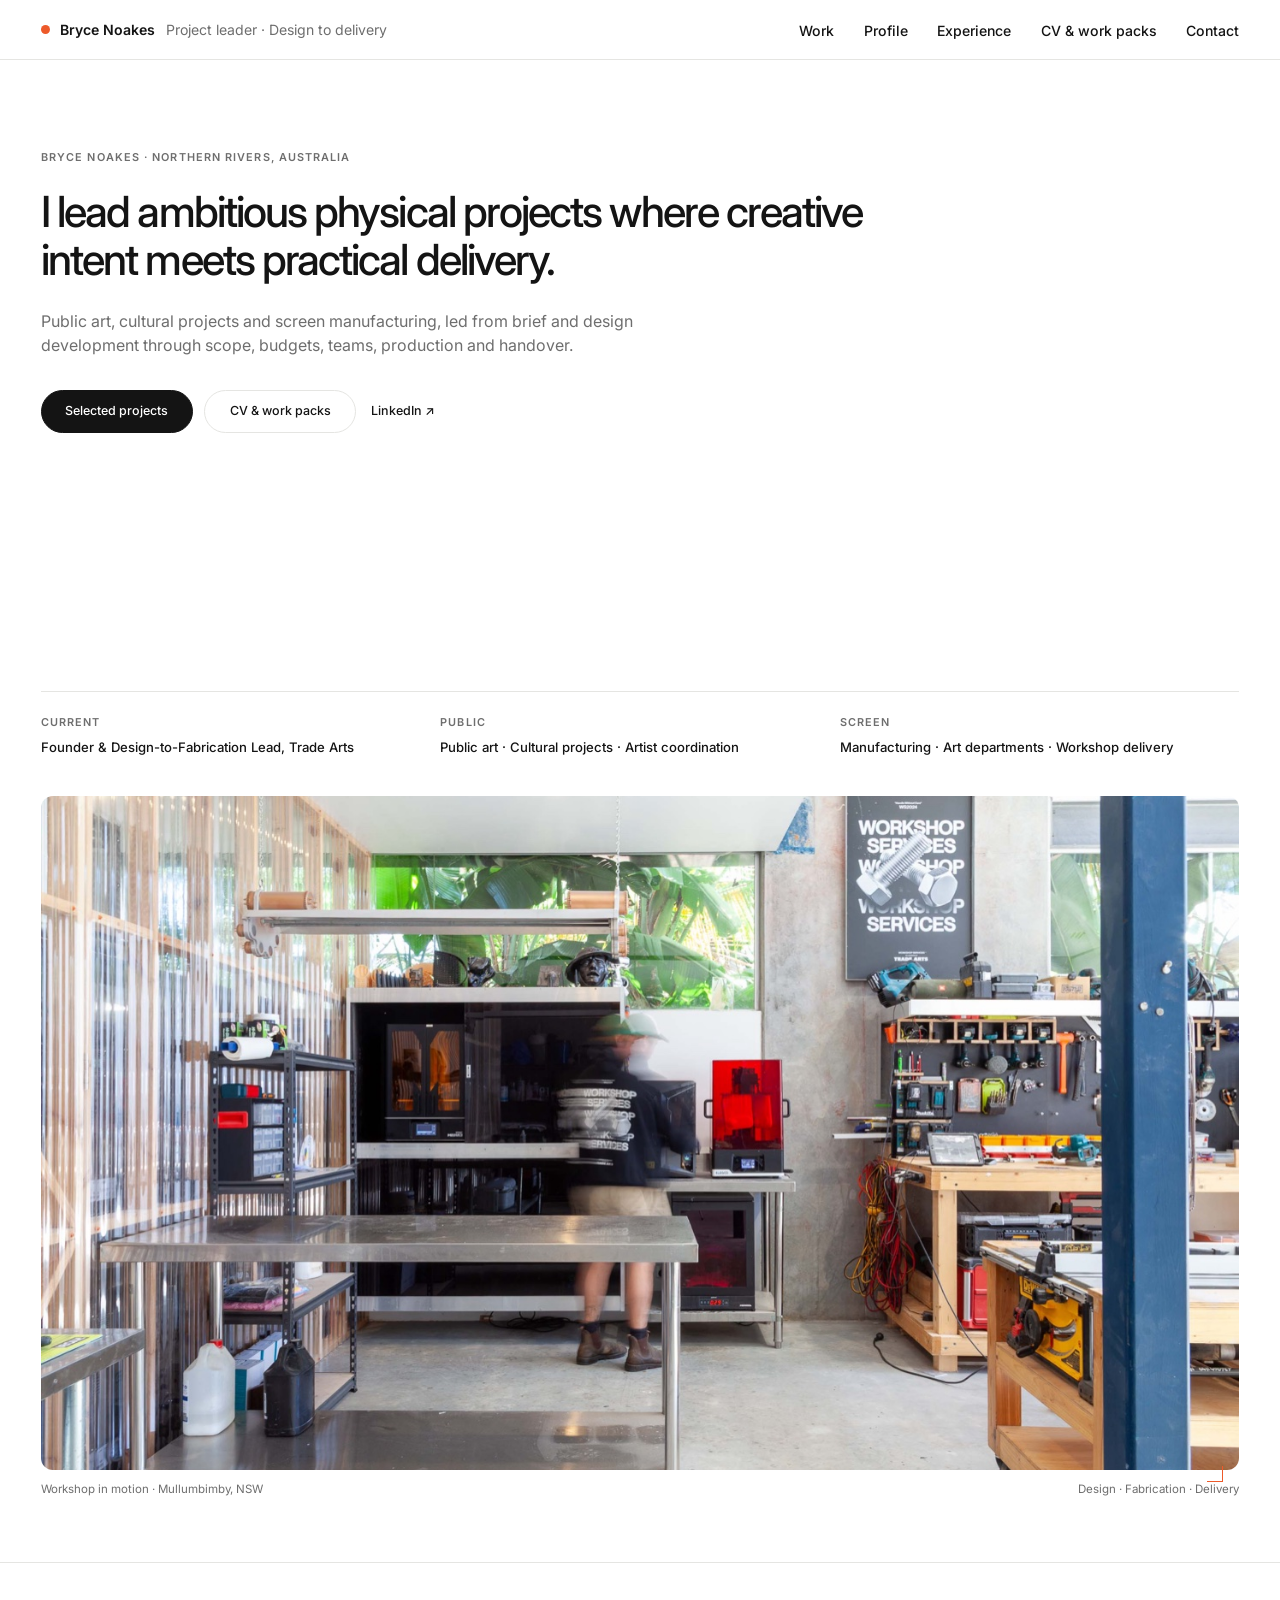
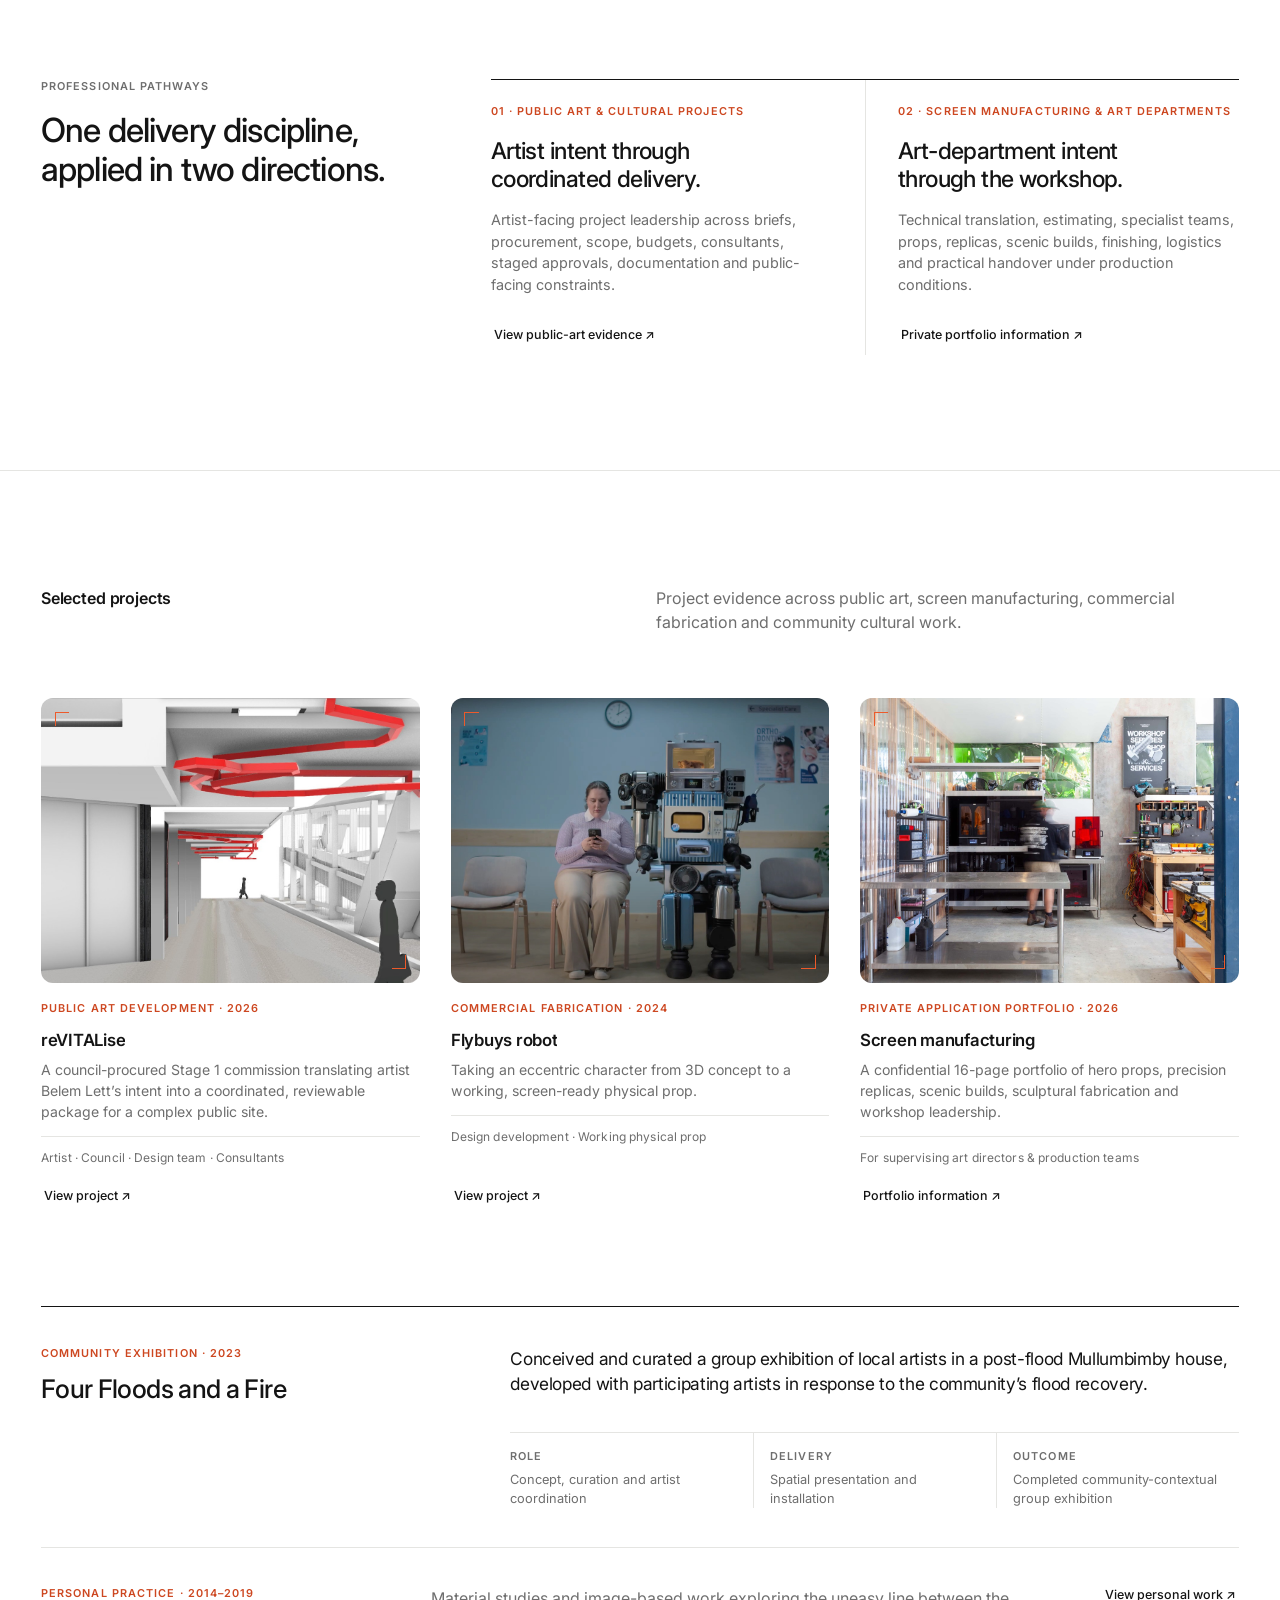
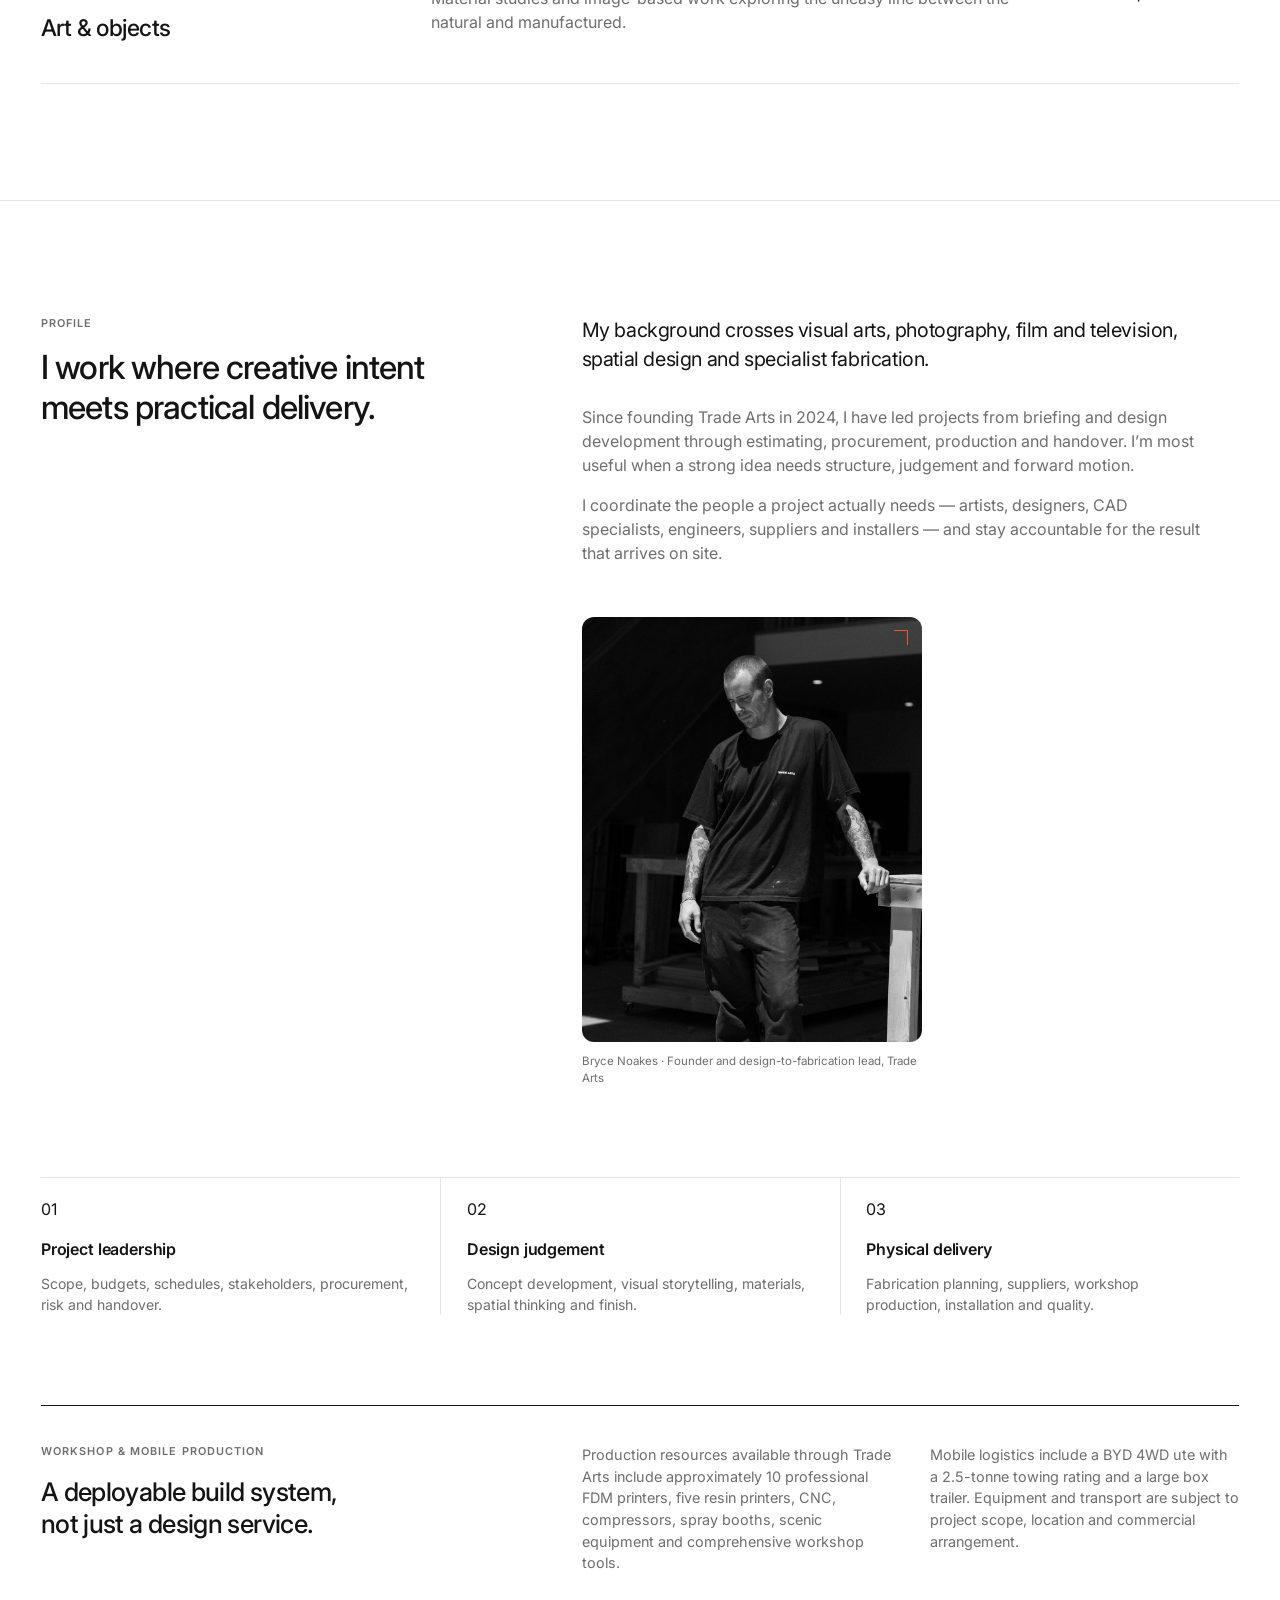
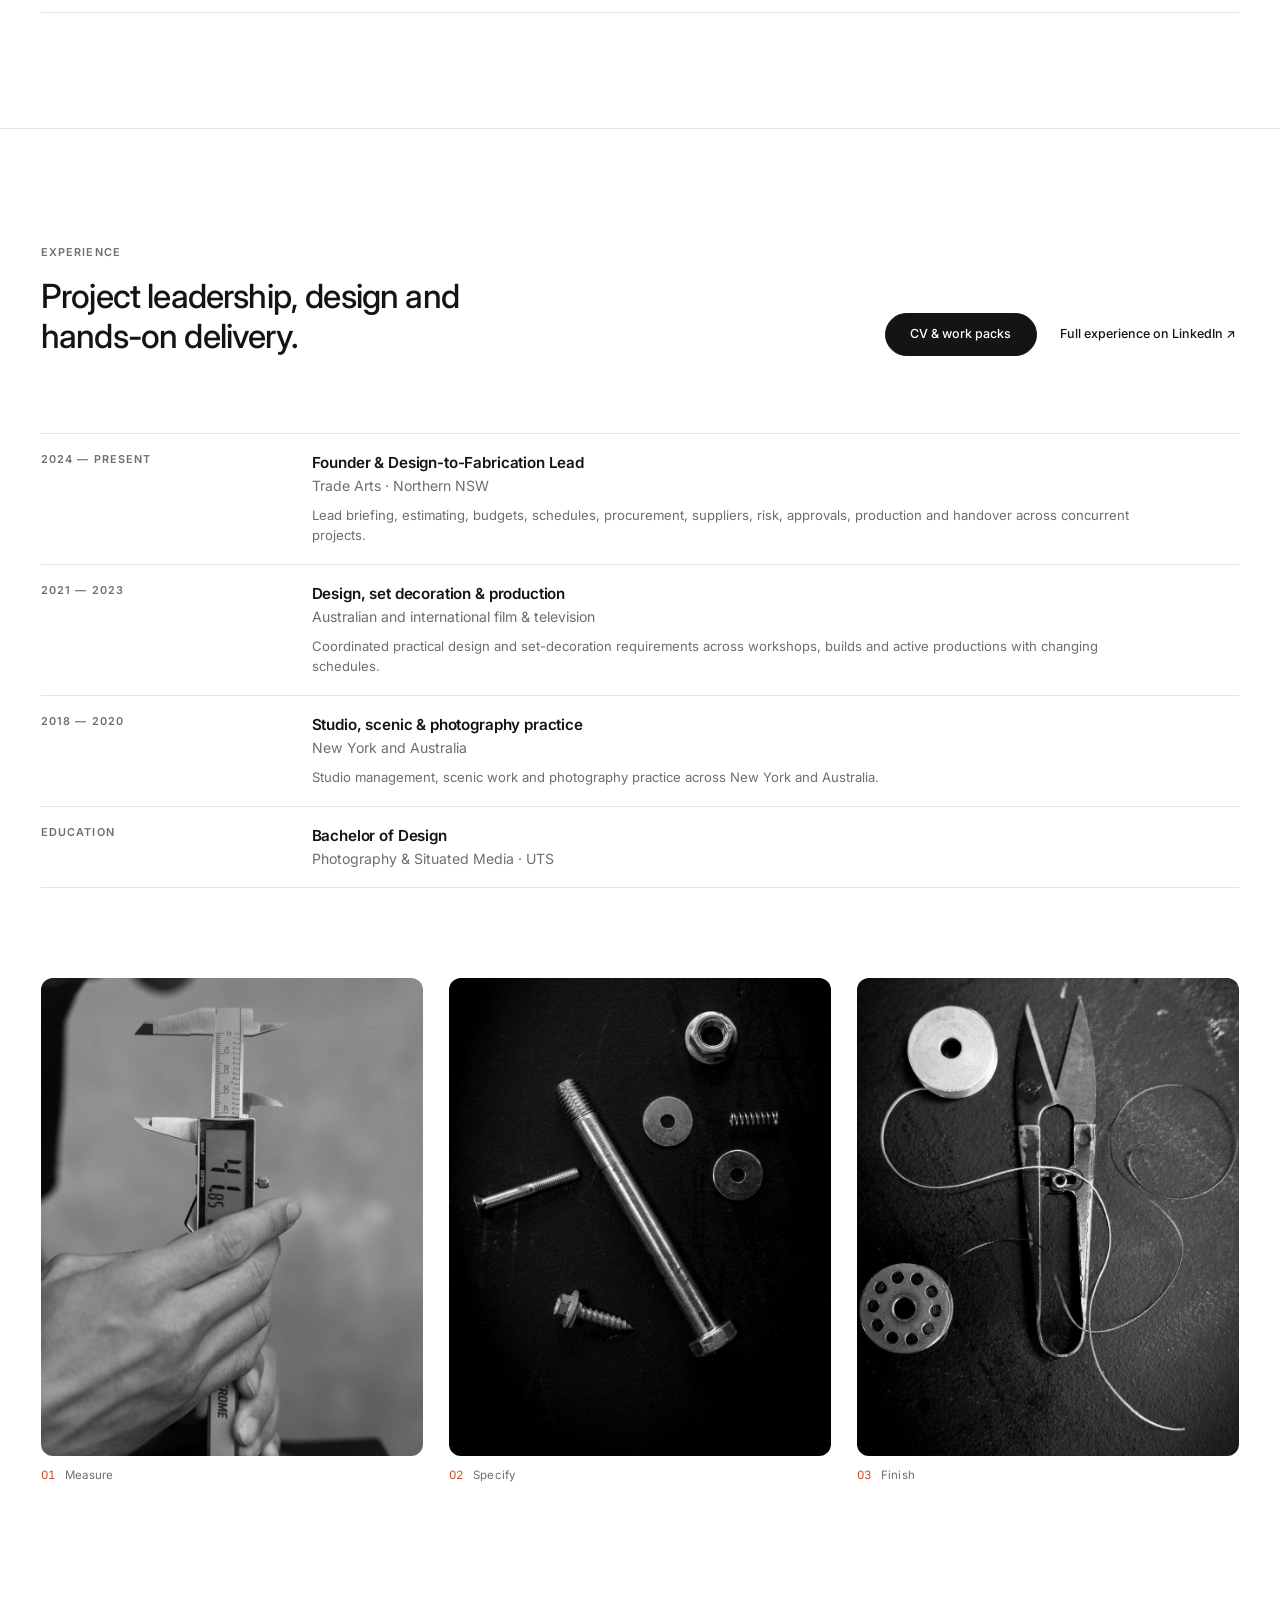
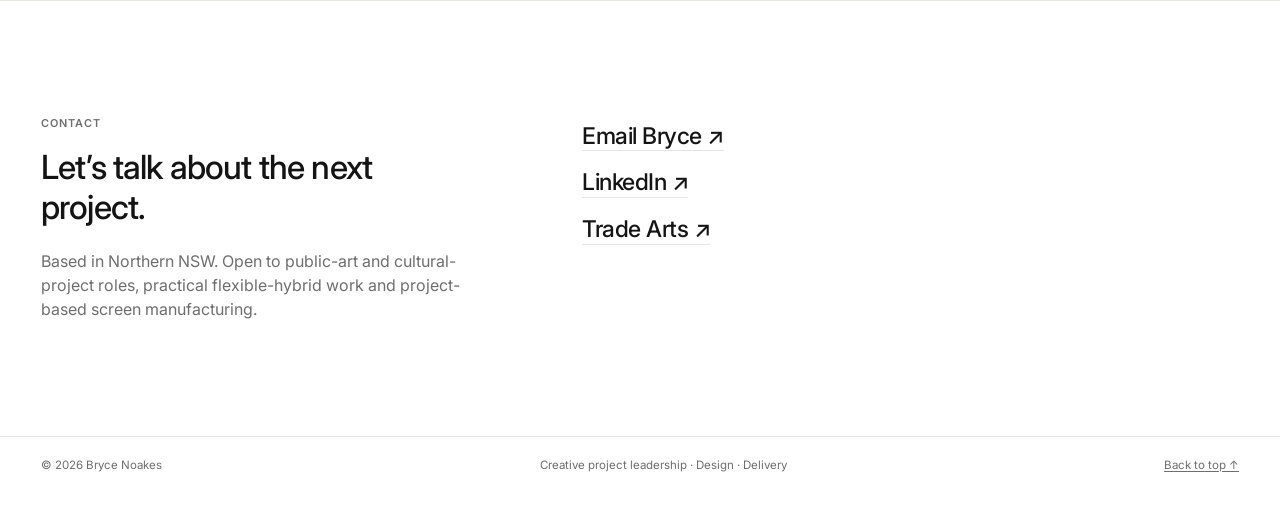
<file: index.html>
<!doctype html>
<html lang="en">
<head>
  <meta charset="utf-8">
  <meta name="viewport" content="width=device-width, initial-scale=1">
  <title>Bryce Noakes — Public Art &amp; Screen Manufacturing Project Leader</title>
  <meta name="description" content="Bryce Noakes leads ambitious physical projects across public art, cultural projects, screen manufacturing and specialist fabrication.">
  <meta name="theme-color" content="#ffffff">
  <meta property="og:title" content="Bryce Noakes — Public Art &amp; Screen Manufacturing Project Leader">
  <meta property="og:description" content="Creative intent translated into coordinated physical delivery, from brief and design development through production and handover.">
  <meta property="og:type" content="website">
  <meta property="og:url" content="https://brycenoakes.net/">
  <meta property="og:image" content="https://brycenoakes.net/images/og-bryce-noakes.jpg">
  <meta name="twitter:card" content="summary_large_image">
  <link rel="canonical" href="https://brycenoakes.net/">
  <link rel="icon" href="/favicon.ico?v=dot-1" sizes="32x32">
  <link rel="icon" href="/favicon.svg?v=dot-1" type="image/svg+xml">
  <link rel="icon" href="/favicon-32x32.png?v=dot-1" type="image/png" sizes="32x32">
  <link rel="apple-touch-icon" href="/apple-touch-icon.png?v=dot-1">
  <link rel="manifest" href="/site.webmanifest">
  <link rel="preconnect" href="https://fonts.googleapis.com">
  <link rel="preconnect" href="https://fonts.gstatic.com" crossorigin>
  <link href="https://fonts.googleapis.com/css2?family=Inter:wght@400;500;600&amp;display=swap" rel="stylesheet">
  <link rel="stylesheet" href="/styles.css?v=positioning-3">
  <script src="/script.js?v=positioning-3" defer></script>
  <script type="application/ld+json">
    {
      "@context": "https://schema.org",
      "@type": "Person",
      "name": "Bryce Noakes",
      "url": "https://brycenoakes.net/",
      "image": "https://brycenoakes.net/images/studio/bryce-portrait-looking-away.jpg",
      "jobTitle": "Creative Project Leader and Design-to-Fabrication Lead",
      "worksFor": {
        "@type": "Organization",
        "name": "Trade Arts",
        "url": "https://www.tradearts.work"
      },
      "alumniOf": {
        "@type": "CollegeOrUniversity",
        "name": "University of Technology Sydney"
      },
      "sameAs": [
        "https://au.linkedin.com/in/bryce-noakes-381408269"
      ]
    }
  </script>
</head>
<body>
  <a class="skip-link" href="#main">Skip to content</a>

  <header class="site-header">
    <a class="wordmark" href="/" aria-label="Bryce Noakes, home">
      <span>Bryce Noakes</span>
      <span>Project leader · Design to delivery</span>
    </a>

    <button class="menu-toggle" type="button" aria-expanded="false" aria-controls="site-nav">
      <span>Menu</span>
      <span class="menu-icon" aria-hidden="true"></span>
    </button>

    <nav class="site-nav" id="site-nav" aria-label="Primary navigation">
      <a href="#work">Work</a>
      <a href="#profile">Profile</a>
      <a href="#experience">Experience</a>
      <a href="/cv/">CV &amp; work packs</a>
      <a href="#contact">Contact</a>
    </nav>
  </header>

  <main id="main">
    <section class="hero" id="top">
      <div class="hero-copy reveal">
        <p class="eyebrow">Bryce Noakes · Northern Rivers, Australia</p>
        <h1>
          I lead <span class="signal-word">ambitious physical projects</span> where
          <span class="signal-word">creative intent</span> meets
          <span class="signal-word">practical delivery</span>.
        </h1>
        <p class="hero-intro">
          Public art, cultural projects and screen manufacturing, led from brief and
          design development through scope, budgets, teams, production and handover.
        </p>
        <div class="link-row">
          <a class="button button-dark" href="#work">Selected projects</a>
          <a class="button" href="/cv/">CV &amp; work packs</a>
          <a class="quiet-link" href="https://au.linkedin.com/in/bryce-noakes-381408269" target="_blank" rel="noopener">LinkedIn ↗</a>
        </div>
      </div>

      <div class="hero-meta reveal">
        <div><span>Current</span><strong>Founder &amp; Design-to-Fabrication Lead, Trade Arts</strong></div>
        <div><span>Public</span><strong>Public art · Cultural projects · Artist coordination</strong></div>
        <div><span>Screen</span><strong>Manufacturing · Art departments · Workshop delivery</strong></div>
      </div>
    </section>

    <figure class="studio-hero reveal">
      <img src="/images/studio/workshop-active.jpg"
           srcset="/images/studio/workshop-active-1400.jpg 1400w, /images/studio/workshop-active.jpg 2738w"
           sizes="(max-width: 720px) 100vw, min(100vw, 106rem)"
           width="2738" height="1825"
           alt="Workshop production in motion at Trade Arts, with 3D printers, tools and fabrication benches">
      <figcaption>
        <span>Workshop in motion · Mullumbimby, NSW</span>
        <span>Design · Fabrication · Delivery</span>
      </figcaption>
    </figure>

    <section class="pathway-section" aria-labelledby="pathway-title">
      <div class="pathway-intro reveal">
        <p class="eyebrow">Professional pathways</p>
        <h2 id="pathway-title">One delivery discipline, applied in two directions.</h2>
      </div>
      <div class="pathway-grid">
        <article class="pathway-card reveal">
          <p class="work-type">01 · Public art &amp; cultural projects</p>
          <h3>Artist intent through coordinated delivery.</h3>
          <p>Artist-facing project leadership across briefs, procurement, scope, budgets, consultants, staged approvals, documentation and public-facing constraints.</p>
          <a class="arrow-link" href="/work/revitalise/">View public-art evidence ↗</a>
        </article>
        <article class="pathway-card reveal">
          <p class="work-type">02 · Screen manufacturing &amp; art departments</p>
          <h3>Art-department intent through the workshop.</h3>
          <p>Technical translation, estimating, specialist teams, props, replicas, scenic builds, finishing, logistics and practical handover under production conditions.</p>
          <a class="arrow-link" href="/cv/#screen-pack">Private portfolio information ↗</a>
        </article>
      </div>
    </section>

    <section class="section work-section" id="work">
      <header class="section-head reveal">
        <h2>Selected projects</h2>
        <p>Project evidence across public art, screen manufacturing, commercial fabrication and community cultural work.</p>
      </header>

      <div class="work-grid">
        <article class="work-card reveal">
          <figure class="work-card-image">
            <img src="/images/projects/revitalise/card.jpg" width="1067" height="801" loading="lazy"
                 alt="Terracotta-red reVITALise forms running overhead through the Park Avenue walkway">
          </figure>
          <p class="work-type">Public art development · 2026</p>
          <h3><a href="/work/revitalise/">reVITALise</a></h3>
          <p class="work-note">A council-procured Stage 1 commission translating artist Belem Lett’s intent into a coordinated, reviewable package for a complex public site.</p>
          <p class="work-evidence">Artist · Council · Design team · Consultants</p>
          <span class="arrow-link" aria-hidden="true">View project ↗</span>
        </article>

        <article class="work-card reveal">
          <figure class="work-card-image flybuys-card-image">
            <img src="/images/projects/flybuys/campaign-still.jpg" width="2200" height="1092" loading="lazy"
                 alt="The completed Flybuys robot appearing beside the campaign performer in the final television commercial">
          </figure>
          <p class="work-type">Commercial fabrication · 2024</p>
          <h3><a href="/work/flybuys-robot/">Flybuys robot</a></h3>
          <p class="work-note">Taking an eccentric character from 3D concept to a working, screen-ready physical prop.</p>
          <p class="work-evidence">Design development · Working physical prop</p>
          <span class="arrow-link" aria-hidden="true">View project ↗</span>
        </article>

        <article class="work-card reveal">
          <figure class="work-card-image screen-pack-image">
            <img src="/images/studio/workshop-active.jpg"
                 srcset="/images/studio/workshop-active-1400.jpg 1400w, /images/studio/workshop-active.jpg 2738w"
                 sizes="(max-width: 720px) 100vw, 32vw"
                 width="2738" height="1825" loading="lazy"
                 alt="Workshop production in motion at Trade Arts, with 3D printers, tools and fabrication benches">
          </figure>
          <p class="work-type">Private application portfolio · 2026</p>
          <h3><a href="/cv/#screen-pack">Screen manufacturing</a></h3>
          <p class="work-note">A confidential 16-page portfolio of hero props, precision replicas, scenic builds, sculptural fabrication and workshop leadership.</p>
          <p class="work-evidence">For supervising art directors &amp; production teams</p>
          <span class="arrow-link" aria-hidden="true">Portfolio information ↗</span>
        </article>
      </div>

      <article class="community-evidence reveal" aria-labelledby="four-floods-title">
        <div>
          <p class="work-type">Community exhibition · 2023</p>
          <h3 id="four-floods-title">Four Floods and a Fire</h3>
        </div>
        <p class="community-evidence-summary">
          Conceived and curated a group exhibition of local artists in a post-flood
          Mullumbimby house, developed with participating artists in response to the
          community’s flood recovery.
        </p>
        <dl>
          <div><dt>Role</dt><dd>Concept, curation and artist coordination</dd></div>
          <div><dt>Delivery</dt><dd>Spatial presentation and installation</dd></div>
          <div><dt>Outcome</dt><dd>Completed community-contextual group exhibition</dd></div>
        </dl>
      </article>

      <article class="practice-evidence reveal">
        <div>
          <p class="work-type">Personal practice · 2014–2019</p>
          <h3>Art &amp; objects</h3>
        </div>
        <p>Material studies and image-based work exploring the uneasy line between the natural and manufactured.</p>
        <a class="arrow-link" href="/work/art-and-objects/">View personal work ↗</a>
      </article>
    </section>

    <section class="section profile-section" id="profile">
      <div class="profile-layout">
        <div class="profile-title reveal">
          <p class="eyebrow">Profile</p>
          <h2>I work where creative intent meets practical delivery.</h2>
        </div>
        <div class="profile-copy reveal">
          <p class="profile-lead">
            My background crosses visual arts, photography, film and television,
            spatial design and specialist fabrication.
          </p>
          <p>
            Since founding Trade Arts in 2024, I have led projects from briefing and
            design development through estimating, procurement, production and handover.
            I’m most useful when a strong idea needs structure, judgement and forward motion.
          </p>
          <p>
            I coordinate the people a project actually needs — artists, designers, CAD
            specialists, engineers, suppliers and installers — and stay accountable for
            the result that arrives on site.
          </p>
          <figure class="portrait-image">
            <img src="/images/studio/bryce-portrait-looking-away.jpg" width="1024" height="1535" loading="lazy"
                 alt="Black-and-white portrait of Bryce Noakes looking away in the Trade Arts workshop">
            <figcaption>Bryce Noakes · Founder and design-to-fabrication lead, Trade Arts</figcaption>
          </figure>
        </div>
      </div>

      <div class="capability-grid reveal">
        <article>
          <span>01</span>
          <h3>Project leadership</h3>
          <p>Scope, budgets, schedules, stakeholders, procurement, risk and handover.</p>
        </article>
        <article>
          <span>02</span>
          <h3>Design judgement</h3>
          <p>Concept development, visual storytelling, materials, spatial thinking and finish.</p>
        </article>
        <article>
          <span>03</span>
          <h3>Physical delivery</h3>
          <p>Fabrication planning, suppliers, workshop production, installation and quality.</p>
        </article>
      </div>

      <article class="capacity-panel reveal">
        <div>
          <p class="eyebrow">Workshop &amp; mobile production</p>
          <h3>A deployable build system, not just a design service.</h3>
        </div>
        <div class="capacity-copy">
          <p>Production resources available through Trade Arts include approximately 10 professional FDM printers, five resin printers, CNC, compressors, spray booths, scenic equipment and comprehensive workshop tools.</p>
          <p>Mobile logistics include a BYD 4WD ute with a 2.5-tonne towing rating and a large box trailer. Equipment and transport are subject to project scope, location and commercial arrangement.</p>
        </div>
      </article>
    </section>

    <section class="section experience-section" id="experience">
      <div class="experience-heading reveal">
        <div>
          <p class="eyebrow">Experience</p>
          <h2>Project leadership, design and hands-on delivery.</h2>
        </div>
        <div class="experience-links">
          <a class="button button-dark" href="/cv/">CV &amp; work packs</a>
          <a class="quiet-link" href="https://au.linkedin.com/in/bryce-noakes-381408269" target="_blank" rel="noopener">Full experience on LinkedIn ↗</a>
        </div>
      </div>

      <div class="timeline reveal">
        <article>
          <p>2024 — present</p>
          <div>
            <h3>Founder &amp; Design-to-Fabrication Lead</h3>
            <span>Trade Arts · Northern NSW</span>
            <p class="timeline-detail">Lead briefing, estimating, budgets, schedules, procurement, suppliers, risk, approvals, production and handover across concurrent projects.</p>
          </div>
        </article>
        <article>
          <p>2021 — 2023</p>
          <div>
            <h3>Design, set decoration &amp; production</h3>
            <span>Australian and international film &amp; television</span>
            <p class="timeline-detail">Coordinated practical design and set-decoration requirements across workshops, builds and active productions with changing schedules.</p>
          </div>
        </article>
        <article>
          <p>2018 — 2020</p>
          <div>
            <h3>Studio, scenic &amp; photography practice</h3>
            <span>New York and Australia</span>
            <p class="timeline-detail">Studio management, scenic work and photography practice across New York and Australia.</p>
          </div>
        </article>
        <article>
          <p>Education</p>
          <div><h3>Bachelor of Design</h3><span>Photography &amp; Situated Media · UTS</span></div>
        </article>
      </div>

      <div class="detail-strip reveal">
        <figure>
          <img src="/images/studio/detail-measure.jpg" width="1024" height="1280" loading="lazy"
               alt="Digital vernier callipers measuring a component in the workshop">
          <figcaption><span>01</span> Measure</figcaption>
        </figure>
        <figure>
          <img src="/images/studio/detail-fixings.jpg" width="1024" height="1280" loading="lazy"
               alt="Bolts, washers and fasteners laid out on a black surface">
          <figcaption><span>02</span> Specify</figcaption>
        </figure>
        <figure>
          <img src="/images/studio/detail-finish.jpg" width="1024" height="1280" loading="lazy"
               alt="Thread, bobbins and snips laid out on a workbench">
          <figcaption><span>03</span> Finish</figcaption>
        </figure>
      </div>
    </section>

    <section class="contact-section" id="contact">
      <div class="contact-inner reveal">
        <div class="contact-lead">
          <p class="eyebrow">Contact</p>
          <h2>Let’s talk about the next project.</h2>
          <p class="contact-note">Based in Northern NSW. Open to public-art and cultural-project roles, practical flexible-hybrid work and project-based screen manufacturing.</p>
        </div>
        <div class="contact-links">
          <a id="email-link" href="#">Email Bryce ↗</a>
          <a href="https://au.linkedin.com/in/bryce-noakes-381408269" target="_blank" rel="noopener">LinkedIn ↗</a>
          <a href="https://www.tradearts.work" target="_blank" rel="noopener">Trade Arts ↗</a>
        </div>
      </div>
    </section>
  </main>

  <footer class="site-footer">
    <p>© <span id="year">2026</span> Bryce Noakes</p>
    <p>Creative project leadership · Design · Delivery</p>
    <a href="#top">Back to top ↑</a>
  </footer>
</body>
</html>
</file>
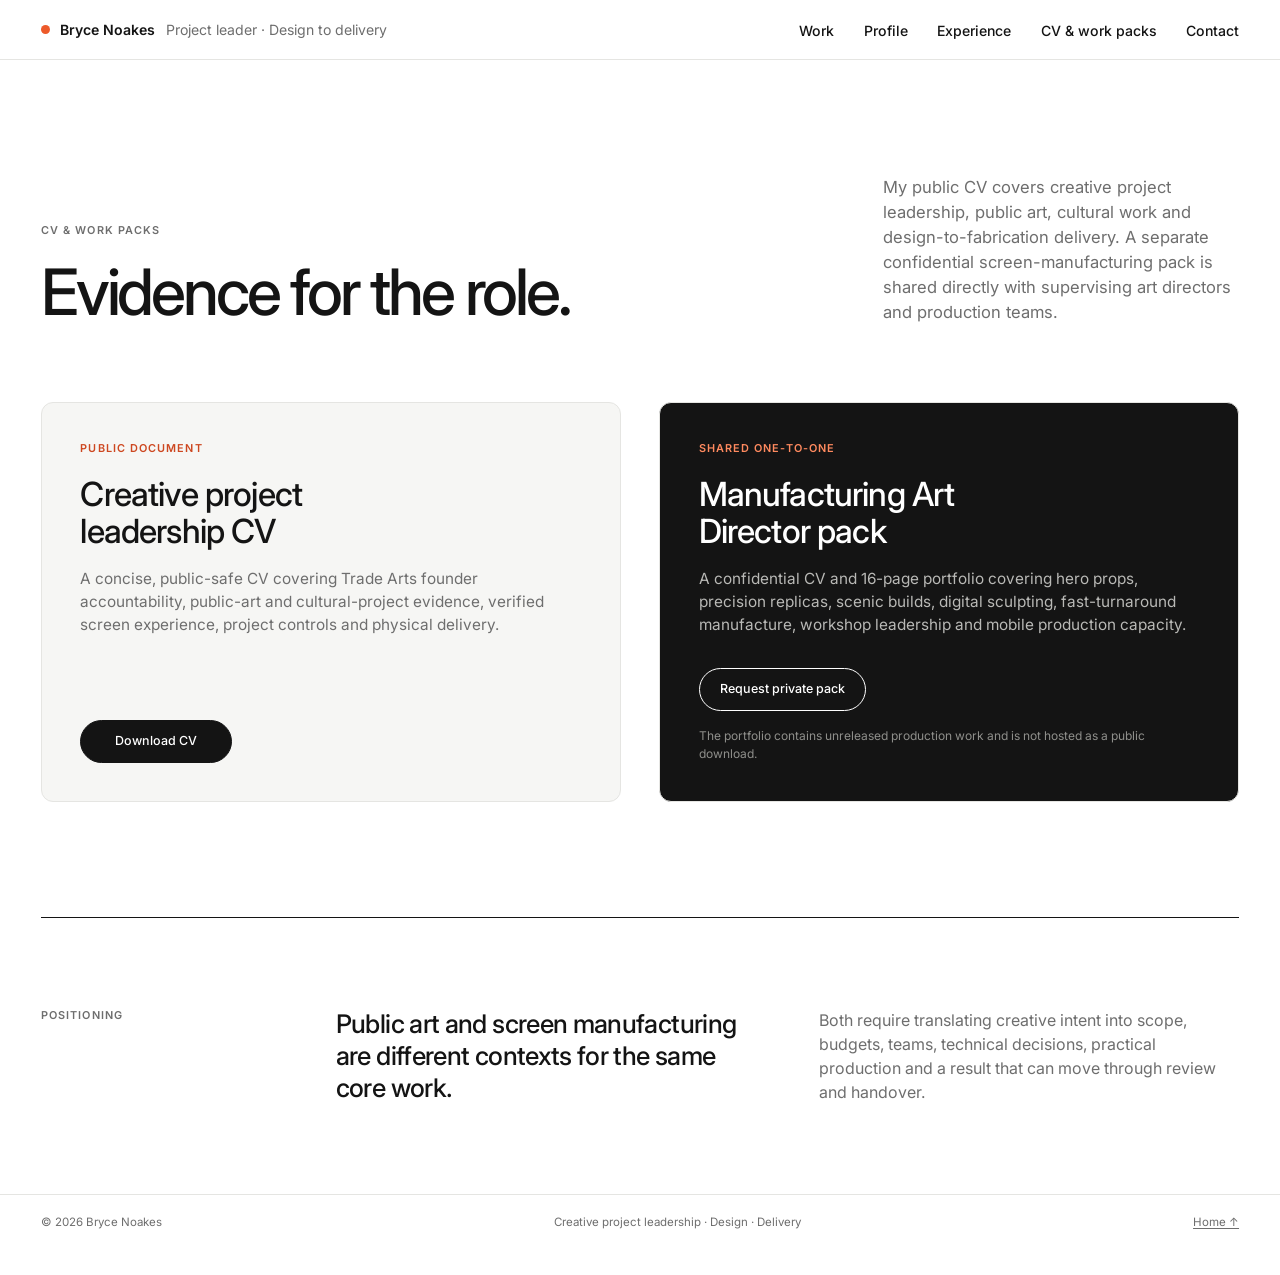
<file: cv/index.html>
<!doctype html>
<html lang="en">
<head>
  <meta charset="utf-8">
  <meta name="viewport" content="width=device-width, initial-scale=1">
  <title>CV &amp; Work Packs — Bryce Noakes</title>
  <meta name="description" content="Public CV and private screen-manufacturing work-pack information for Bryce Noakes.">
  <meta name="theme-color" content="#ffffff">
  <meta property="og:title" content="CV &amp; Work Packs — Bryce Noakes">
  <meta property="og:description" content="Evidence for public-art, cultural-project and screen-manufacturing roles.">
  <meta property="og:type" content="website">
  <meta property="og:url" content="https://brycenoakes.net/cv/">
  <meta property="og:image" content="https://brycenoakes.net/images/og-bryce-noakes.jpg">
  <link rel="canonical" href="https://brycenoakes.net/cv/">
  <link rel="icon" href="/favicon.ico?v=dot-1" sizes="32x32">
  <link rel="icon" href="/favicon.svg?v=dot-1" type="image/svg+xml">
  <link rel="icon" href="/favicon-32x32.png?v=dot-1" type="image/png" sizes="32x32">
  <link rel="apple-touch-icon" href="/apple-touch-icon.png?v=dot-1">
  <link rel="manifest" href="/site.webmanifest">
  <link rel="preconnect" href="https://fonts.googleapis.com">
  <link rel="preconnect" href="https://fonts.gstatic.com" crossorigin>
  <link href="https://fonts.googleapis.com/css2?family=Inter:wght@400;500;600&amp;display=swap" rel="stylesheet">
  <link rel="stylesheet" href="/styles.css?v=positioning-3">
  <script src="/script.js?v=positioning-3" defer></script>
</head>
<body>
  <a class="skip-link" href="#main">Skip to content</a>
  <header class="site-header">
    <a class="wordmark" href="/" aria-label="Bryce Noakes, home"><span>Bryce Noakes</span><span>Project leader · Design to delivery</span></a>
    <button class="menu-toggle" type="button" aria-expanded="false" aria-controls="site-nav"><span>Menu</span><span class="menu-icon" aria-hidden="true"></span></button>
    <nav class="site-nav" id="site-nav" aria-label="Primary navigation">
      <a href="/#work">Work</a><a href="/#profile">Profile</a><a href="/#experience">Experience</a><a href="/cv/" aria-current="page">CV &amp; work packs</a><a href="/#contact">Contact</a>
    </nav>
  </header>

  <main class="case-main" id="main">
    <section class="case-hero cv-hero">
      <div class="case-hero-grid reveal">
        <div>
          <p class="eyebrow">CV &amp; work packs</p>
          <h1>Evidence for the role.</h1>
        </div>
        <p class="case-summary">My public CV covers creative project leadership, public art, cultural work and design-to-fabrication delivery. A separate confidential screen-manufacturing pack is shared directly with supervising art directors and production teams.</p>
      </div>
    </section>

    <section class="cv-pack-section" aria-label="Available documents">
      <article class="pack-card reveal">
        <p class="work-type">Public document</p>
        <h2>Creative project leadership CV</h2>
        <p>A concise, public-safe CV covering Trade Arts founder accountability, public-art and cultural-project evidence, verified screen experience, project controls and physical delivery.</p>
        <a class="button button-dark" href="/bryce-noakes-cv.pdf">Download CV</a>
      </article>

      <article class="pack-card reveal" id="screen-pack">
        <p class="work-type">Shared one-to-one</p>
        <h2>Manufacturing Art Director pack</h2>
        <p>A confidential CV and 16-page portfolio covering hero props, precision replicas, scenic builds, digital sculpting, fast-turnaround manufacture, workshop leadership and mobile production capacity.</p>
        <a class="button email-link" href="#" data-subject="Manufacturing Art Director portfolio request">Request private pack</a>
        <p class="pack-note">The portfolio contains unreleased production work and is not hosted as a public download.</p>
      </article>
    </section>

    <section class="route-note reveal">
      <p class="eyebrow">Positioning</p>
      <h2>Public art and screen manufacturing are different contexts for the same core work.</h2>
      <p>Both require translating creative intent into scope, budgets, teams, technical decisions, practical production and a result that can move through review and handover.</p>
    </section>
  </main>

  <footer class="site-footer">
    <p>© <span id="year">2026</span> Bryce Noakes</p><p>Creative project leadership · Design · Delivery</p><a href="/">Home ↑</a>
  </footer>
</body>
</html>
</file>
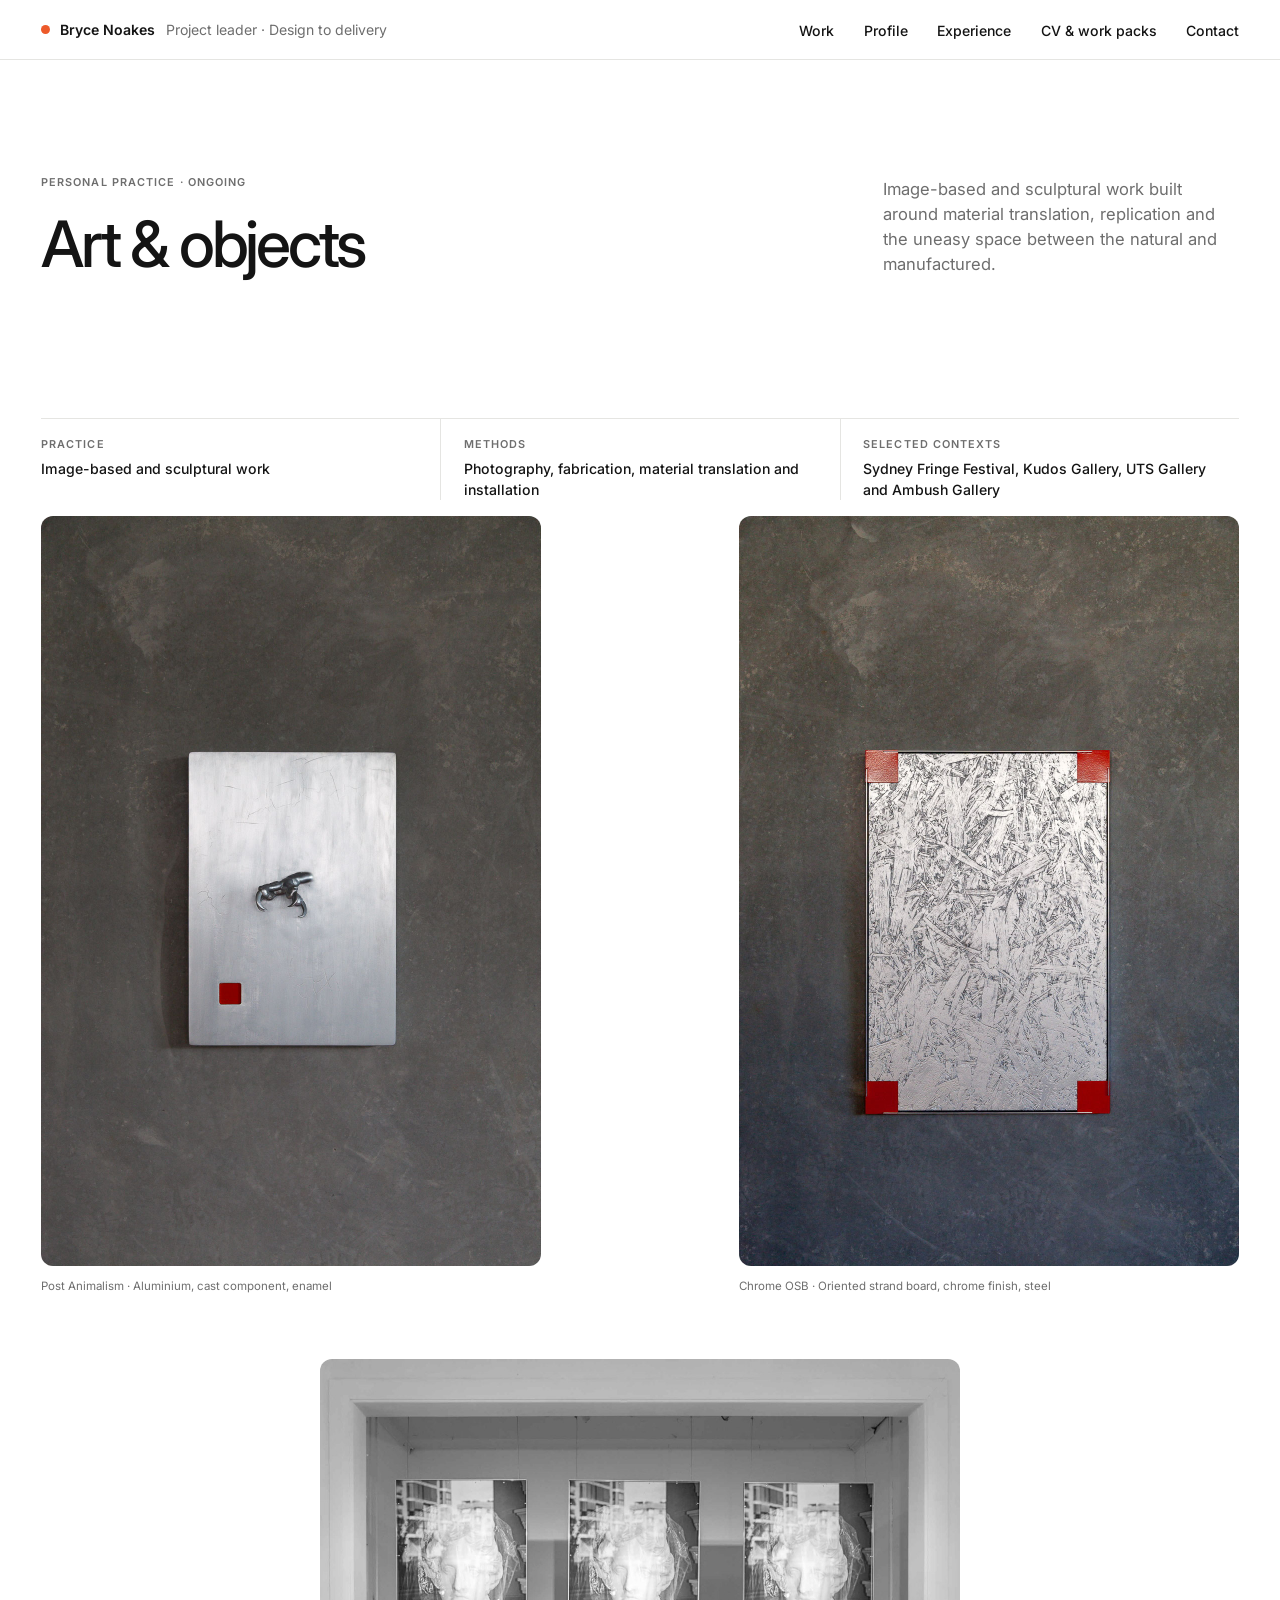
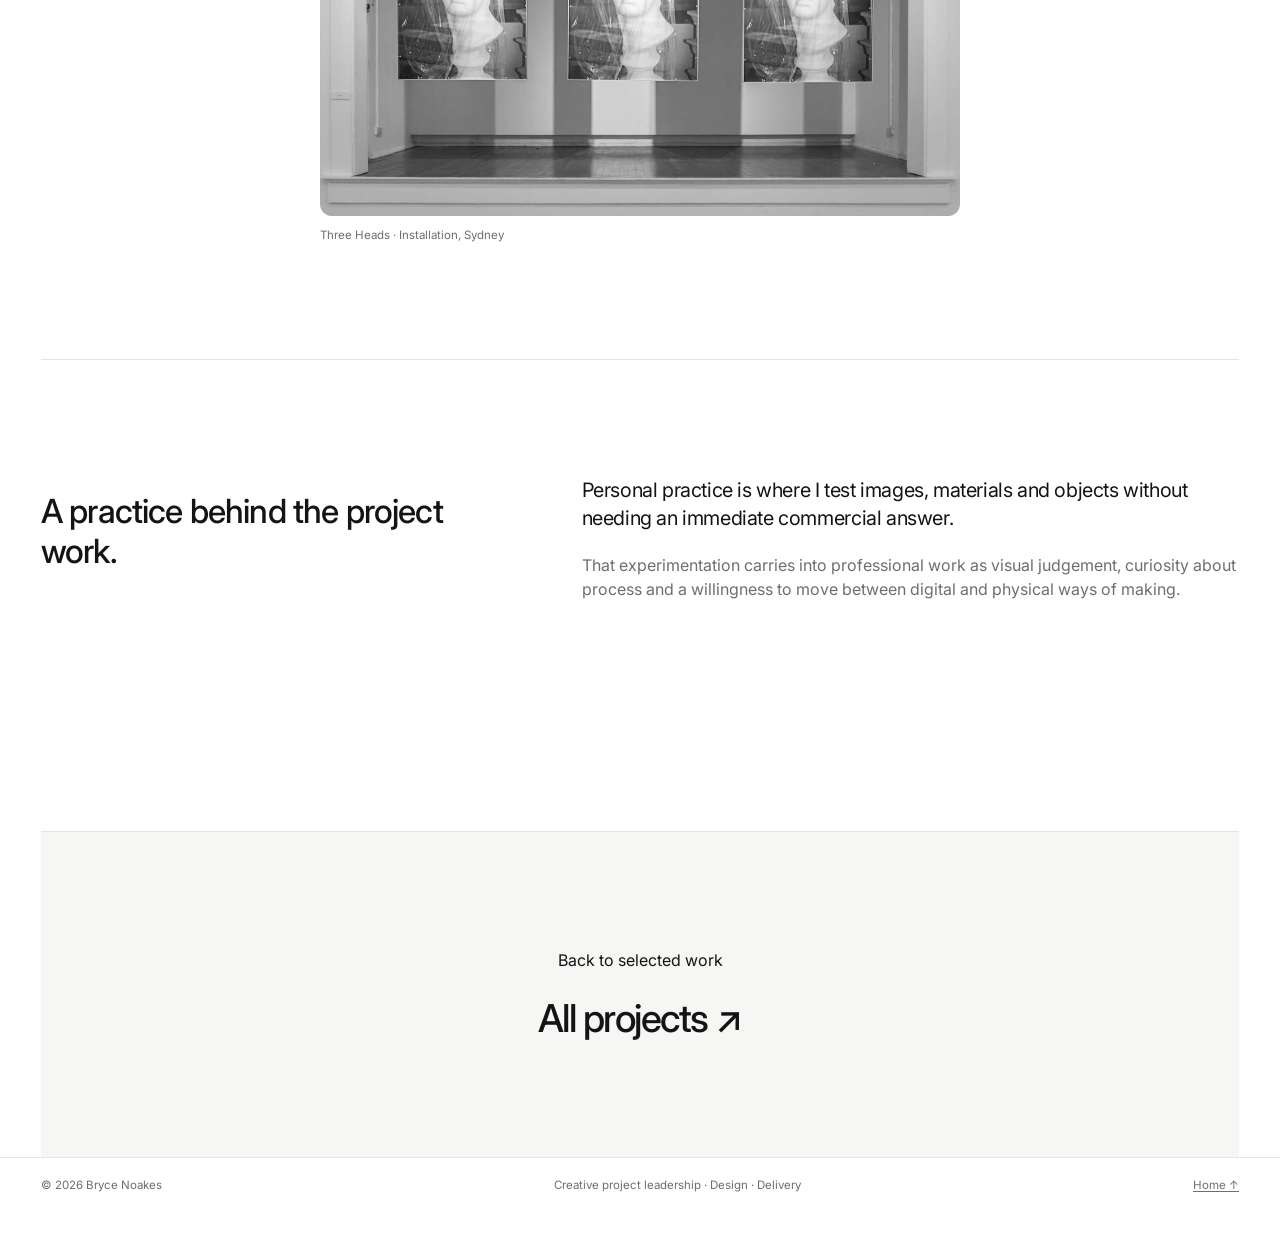
<file: work/art-and-objects/index.html>
<!doctype html>
<html lang="en">
<head>
  <meta charset="utf-8">
  <meta name="viewport" content="width=device-width, initial-scale=1">
  <title>Art &amp; Objects — Bryce Noakes</title>
  <meta name="description" content="Selected image-based and sculptural work from Bryce Noakes’s personal practice.">
  <meta name="theme-color" content="#ffffff">
  <meta property="og:title" content="Art &amp; Objects — Bryce Noakes">
  <meta property="og:description" content="Material studies exploring the uneasy line between the natural and manufactured.">
  <meta property="og:type" content="article">
  <meta property="og:url" content="https://brycenoakes.net/work/art-and-objects/">
  <meta property="og:image" content="https://brycenoakes.net/images/projects/art/card.jpg">
  <meta name="twitter:card" content="summary_large_image">
  <link rel="canonical" href="https://brycenoakes.net/work/art-and-objects/">
  <link rel="icon" href="/favicon.ico?v=dot-1" sizes="32x32">
  <link rel="icon" href="/favicon.svg?v=dot-1" type="image/svg+xml">
  <link rel="icon" href="/favicon-32x32.png?v=dot-1" type="image/png" sizes="32x32">
  <link rel="apple-touch-icon" href="/apple-touch-icon.png?v=dot-1">
  <link rel="manifest" href="/site.webmanifest">
  <link rel="preconnect" href="https://fonts.googleapis.com">
  <link rel="preconnect" href="https://fonts.gstatic.com" crossorigin>
  <link href="https://fonts.googleapis.com/css2?family=Inter:wght@400;500;600&amp;display=swap" rel="stylesheet">
  <link rel="stylesheet" href="/styles.css?v=positioning-3">
  <script src="/script.js?v=positioning-3" defer></script>
</head>
<body>
  <a class="skip-link" href="#main">Skip to content</a>
  <header class="site-header">
    <a class="wordmark" href="/" aria-label="Bryce Noakes, home"><span>Bryce Noakes</span><span>Project leader · Design to delivery</span></a>
    <button class="menu-toggle" type="button" aria-expanded="false" aria-controls="site-nav"><span>Menu</span><span class="menu-icon" aria-hidden="true"></span></button>
    <nav class="site-nav" id="site-nav" aria-label="Primary navigation">
      <a href="/#work">Work</a><a href="/#profile">Profile</a><a href="/#experience">Experience</a><a href="/cv/">CV &amp; work packs</a><a href="/#contact">Contact</a>
    </nav>
  </header>

  <main class="case-main" id="main">
    <section class="case-hero">
      <div class="case-hero-grid reveal">
        <div>
          <p class="eyebrow">Personal practice · Ongoing</p>
          <h1>Art &amp; objects</h1>
        </div>
        <p class="case-summary">
          Image-based and sculptural work built around material translation, replication
          and the uneasy space between the natural and manufactured.
        </p>
      </div>
    </section>

    <section class="case-content">
      <dl class="case-facts reveal">
        <div><dt>Practice</dt><dd>Image-based and sculptural work</dd></div>
        <div><dt>Methods</dt><dd>Photography, fabrication, material translation and installation</dd></div>
        <div><dt>Selected contexts</dt><dd>Sydney Fringe Festival, Kudos Gallery, UTS Gallery and Ambush Gallery</dd></div>
      </dl>

      <div class="art-case-grid reveal">
        <figure>
          <img src="/images/post-animalism-1.jpg" width="1000" height="1500" alt="Post Animalism: a brushed aluminium panel carrying a cast claw form and a small red square, mounted on concrete">
          <figcaption>Post Animalism · Aluminium, cast component, enamel</figcaption>
        </figure>
        <figure>
          <img src="/images/chrome-osb-1.jpg" width="1000" height="1500" alt="Chrome OSB: a silvered oriented-strand board panel held in a steel frame with red corner brackets">
          <figcaption>Chrome OSB · Oriented strand board, chrome finish, steel</figcaption>
        </figure>
        <figure>
          <img src="/images/3-heads-1.jpg" width="1280" height="914" alt="Three Heads installed as three hanging printed panels in a gallery window">
          <figcaption>Three Heads · Installation, Sydney</figcaption>
        </figure>
      </div>

      <div class="case-story reveal">
        <h2>A practice behind the project work.</h2>
        <div class="case-story-copy">
          <p>Personal practice is where I test images, materials and objects without needing an immediate commercial answer.</p>
          <p>
            That experimentation carries into professional work as visual judgement,
            curiosity about process and a willingness to move between digital and
            physical ways of making.
          </p>
        </div>
      </div>
    </section>

    <nav class="case-next" aria-label="Next project">
      <p>Back to selected work</p>
      <a href="/#work">All projects ↗</a>
    </nav>
  </main>

  <footer class="site-footer">
    <p>© <span id="year">2026</span> Bryce Noakes</p><p>Creative project leadership · Design · Delivery</p><a href="/">Home ↑</a>
  </footer>
</body>
</html>
</file>
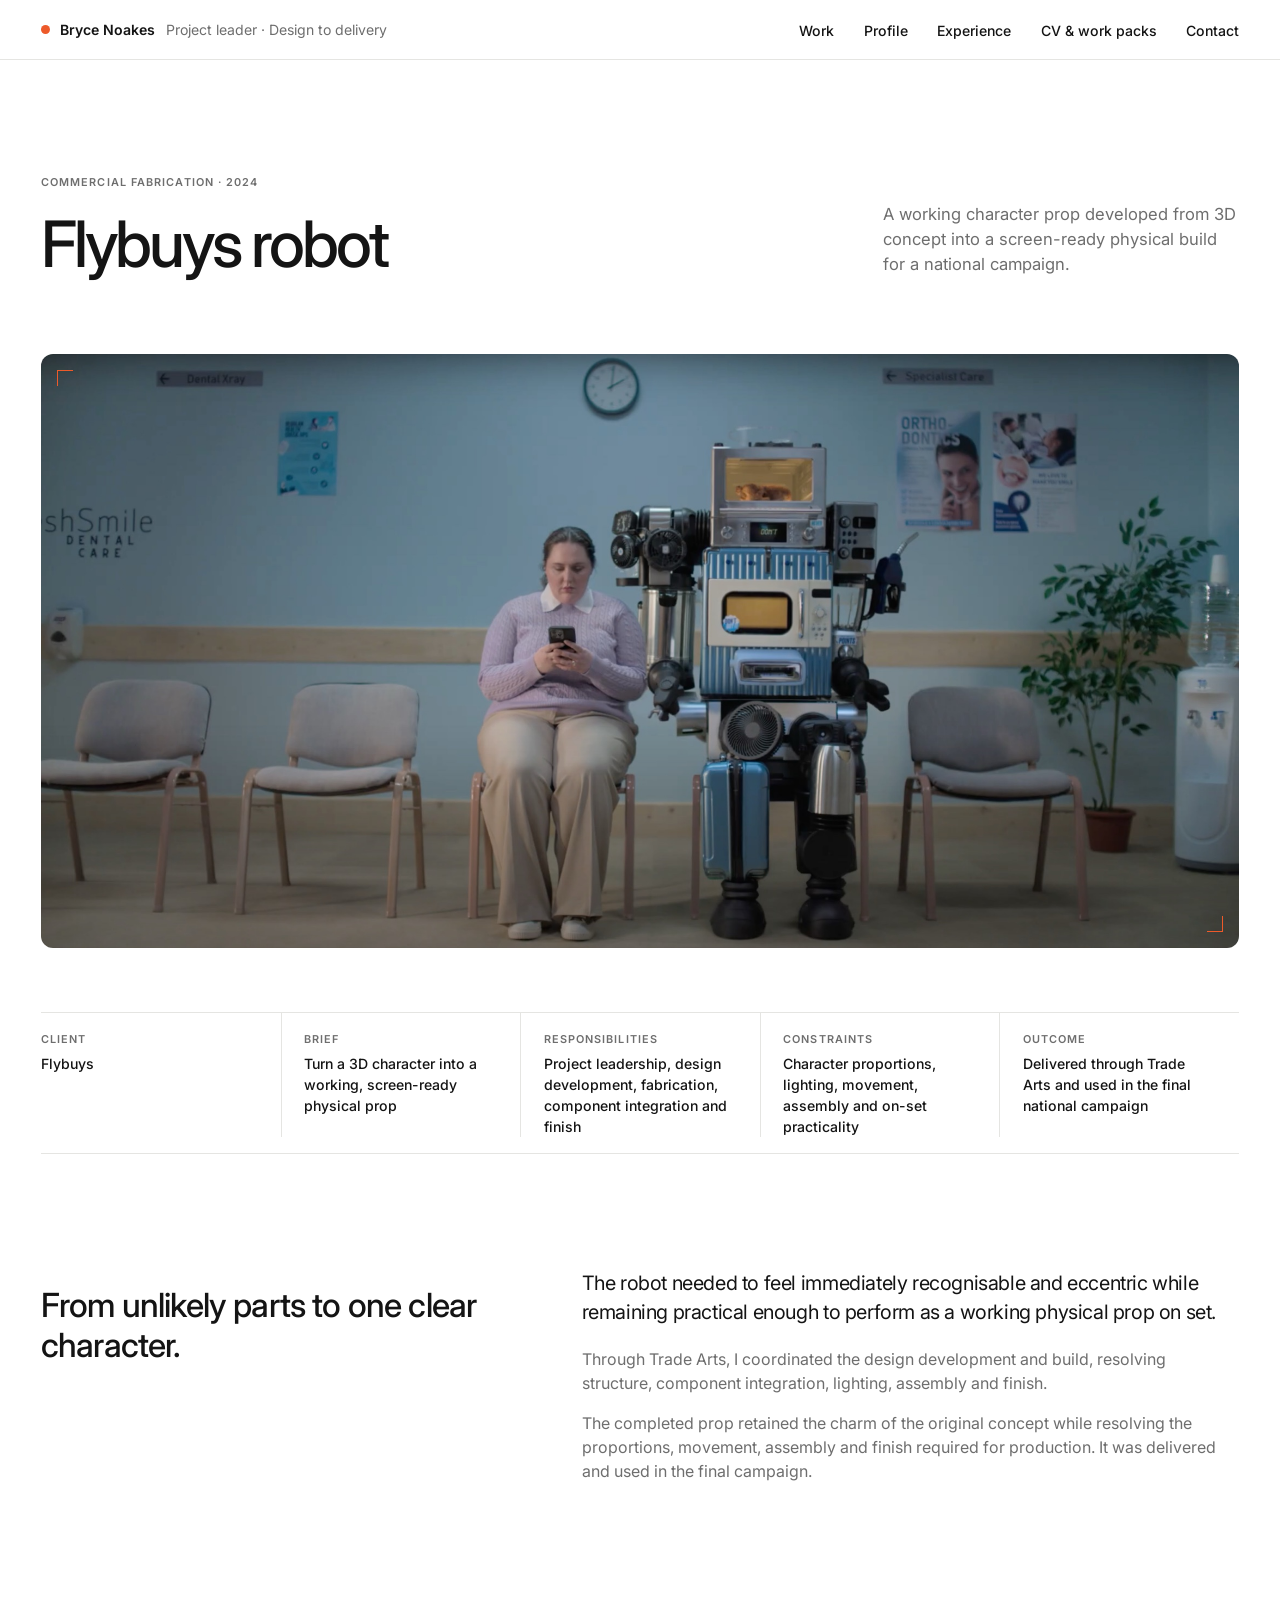
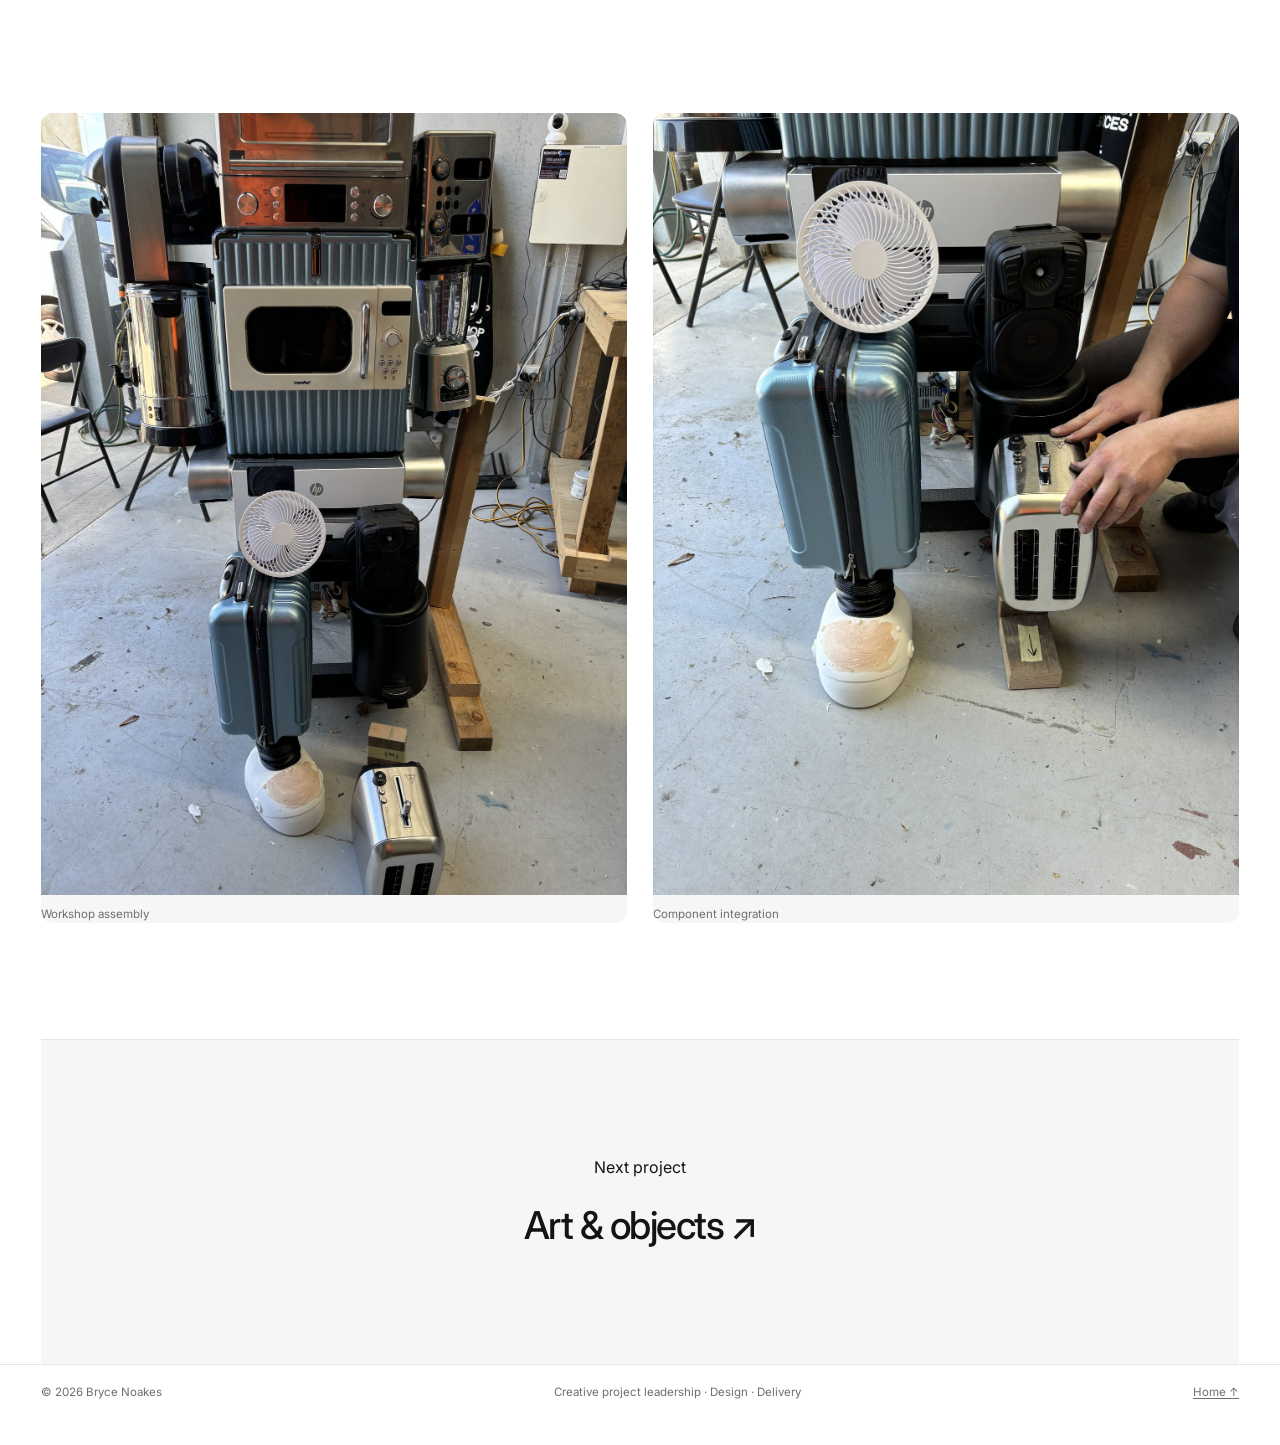
<file: work/flybuys-robot/index.html>
<!doctype html>
<html lang="en">
<head>
  <meta charset="utf-8">
  <meta name="viewport" content="width=device-width, initial-scale=1">
  <title>Flybuys Robot — Bryce Noakes</title>
  <meta name="description" content="A working robot prop developed from 3D concept into a screen-ready physical build for a national Flybuys campaign.">
  <meta name="theme-color" content="#ffffff">
  <meta property="og:title" content="Flybuys Robot — Bryce Noakes">
  <meta property="og:description" content="Taking an eccentric character from 3D concept to a working, screen-ready physical prop.">
  <meta property="og:type" content="article">
  <meta property="og:url" content="https://brycenoakes.net/work/flybuys-robot/">
  <meta property="og:image" content="https://brycenoakes.net/images/projects/flybuys/campaign-still.jpg">
  <meta name="twitter:card" content="summary_large_image">
  <link rel="canonical" href="https://brycenoakes.net/work/flybuys-robot/">
  <link rel="icon" href="/favicon.ico?v=dot-1" sizes="32x32">
  <link rel="icon" href="/favicon.svg?v=dot-1" type="image/svg+xml">
  <link rel="icon" href="/favicon-32x32.png?v=dot-1" type="image/png" sizes="32x32">
  <link rel="apple-touch-icon" href="/apple-touch-icon.png?v=dot-1">
  <link rel="manifest" href="/site.webmanifest">
  <link rel="preconnect" href="https://fonts.googleapis.com">
  <link rel="preconnect" href="https://fonts.gstatic.com" crossorigin>
  <link href="https://fonts.googleapis.com/css2?family=Inter:wght@400;500;600&amp;display=swap" rel="stylesheet">
  <link rel="stylesheet" href="/styles.css?v=positioning-3">
  <script src="/script.js?v=positioning-3" defer></script>
</head>
<body>
  <a class="skip-link" href="#main">Skip to content</a>
  <header class="site-header">
    <a class="wordmark" href="/" aria-label="Bryce Noakes, home"><span>Bryce Noakes</span><span>Project leader · Design to delivery</span></a>
    <button class="menu-toggle" type="button" aria-expanded="false" aria-controls="site-nav"><span>Menu</span><span class="menu-icon" aria-hidden="true"></span></button>
    <nav class="site-nav" id="site-nav" aria-label="Primary navigation">
      <a href="/#work">Work</a><a href="/#profile">Profile</a><a href="/#experience">Experience</a><a href="/cv/">CV &amp; work packs</a><a href="/#contact">Contact</a>
    </nav>
  </header>

  <main class="case-main" id="main">
    <section class="case-hero">
      <div class="case-hero-grid reveal">
        <div>
          <p class="eyebrow">Commercial fabrication · 2024</p>
          <h1>Flybuys robot</h1>
        </div>
        <p class="case-summary">
          A working character prop developed from 3D concept into a screen-ready
          physical build for a national campaign.
        </p>
      </div>
    </section>

    <figure class="case-cover reveal">
      <img src="/images/projects/flybuys/campaign-still.jpg" width="2200" height="1092" alt="The completed Flybuys robot appearing beside the campaign performer in the final television commercial">
    </figure>

    <section class="case-content">
      <dl class="case-facts reveal">
        <div><dt>Client</dt><dd>Flybuys</dd></div>
        <div><dt>Brief</dt><dd>Turn a 3D character into a working, screen-ready physical prop</dd></div>
        <div><dt>Responsibilities</dt><dd>Project leadership, design development, fabrication, component integration and finish</dd></div>
        <div><dt>Constraints</dt><dd>Character proportions, lighting, movement, assembly and on-set practicality</dd></div>
        <div><dt>Outcome</dt><dd>Delivered through Trade Arts and used in the final national campaign</dd></div>
      </dl>

      <div class="case-story reveal">
        <h2>From unlikely parts to one clear character.</h2>
        <div class="case-story-copy">
          <p>The robot needed to feel immediately recognisable and eccentric while remaining practical enough to perform as a working physical prop on set.</p>
          <p>
            Through Trade Arts, I coordinated the design development and build,
            resolving structure, component integration, lighting, assembly and finish.
          </p>
          <p>
            The completed prop retained the charm of the original concept while
            resolving the proportions, movement, assembly and finish required for
            production. It was delivered and used in the final campaign.
          </p>
        </div>
      </div>
    </section>

    <div class="case-gallery case-gallery-flybuys reveal">
      <figure>
        <img src="/images/projects/flybuys/workshop.jpg" width="1400" height="1867" loading="lazy" alt="The robot standing part-assembled in the workshop, surrounded by components and timber">
        <figcaption>Workshop assembly</figcaption>
      </figure>
      <figure>
        <img src="/images/projects/flybuys/assembly.jpg" width="1400" height="1867" loading="lazy" alt="Hands fitting a component into the robot's lower body during assembly">
        <figcaption>Component integration</figcaption>
      </figure>
    </div>

    <nav class="case-next" aria-label="Next project">
      <p>Next project</p>
      <a href="/work/art-and-objects/">Art &amp; objects ↗</a>
    </nav>
  </main>

  <footer class="site-footer">
    <p>© <span id="year">2026</span> Bryce Noakes</p><p>Creative project leadership · Design · Delivery</p><a href="/">Home ↑</a>
  </footer>
</body>
</html>
</file>
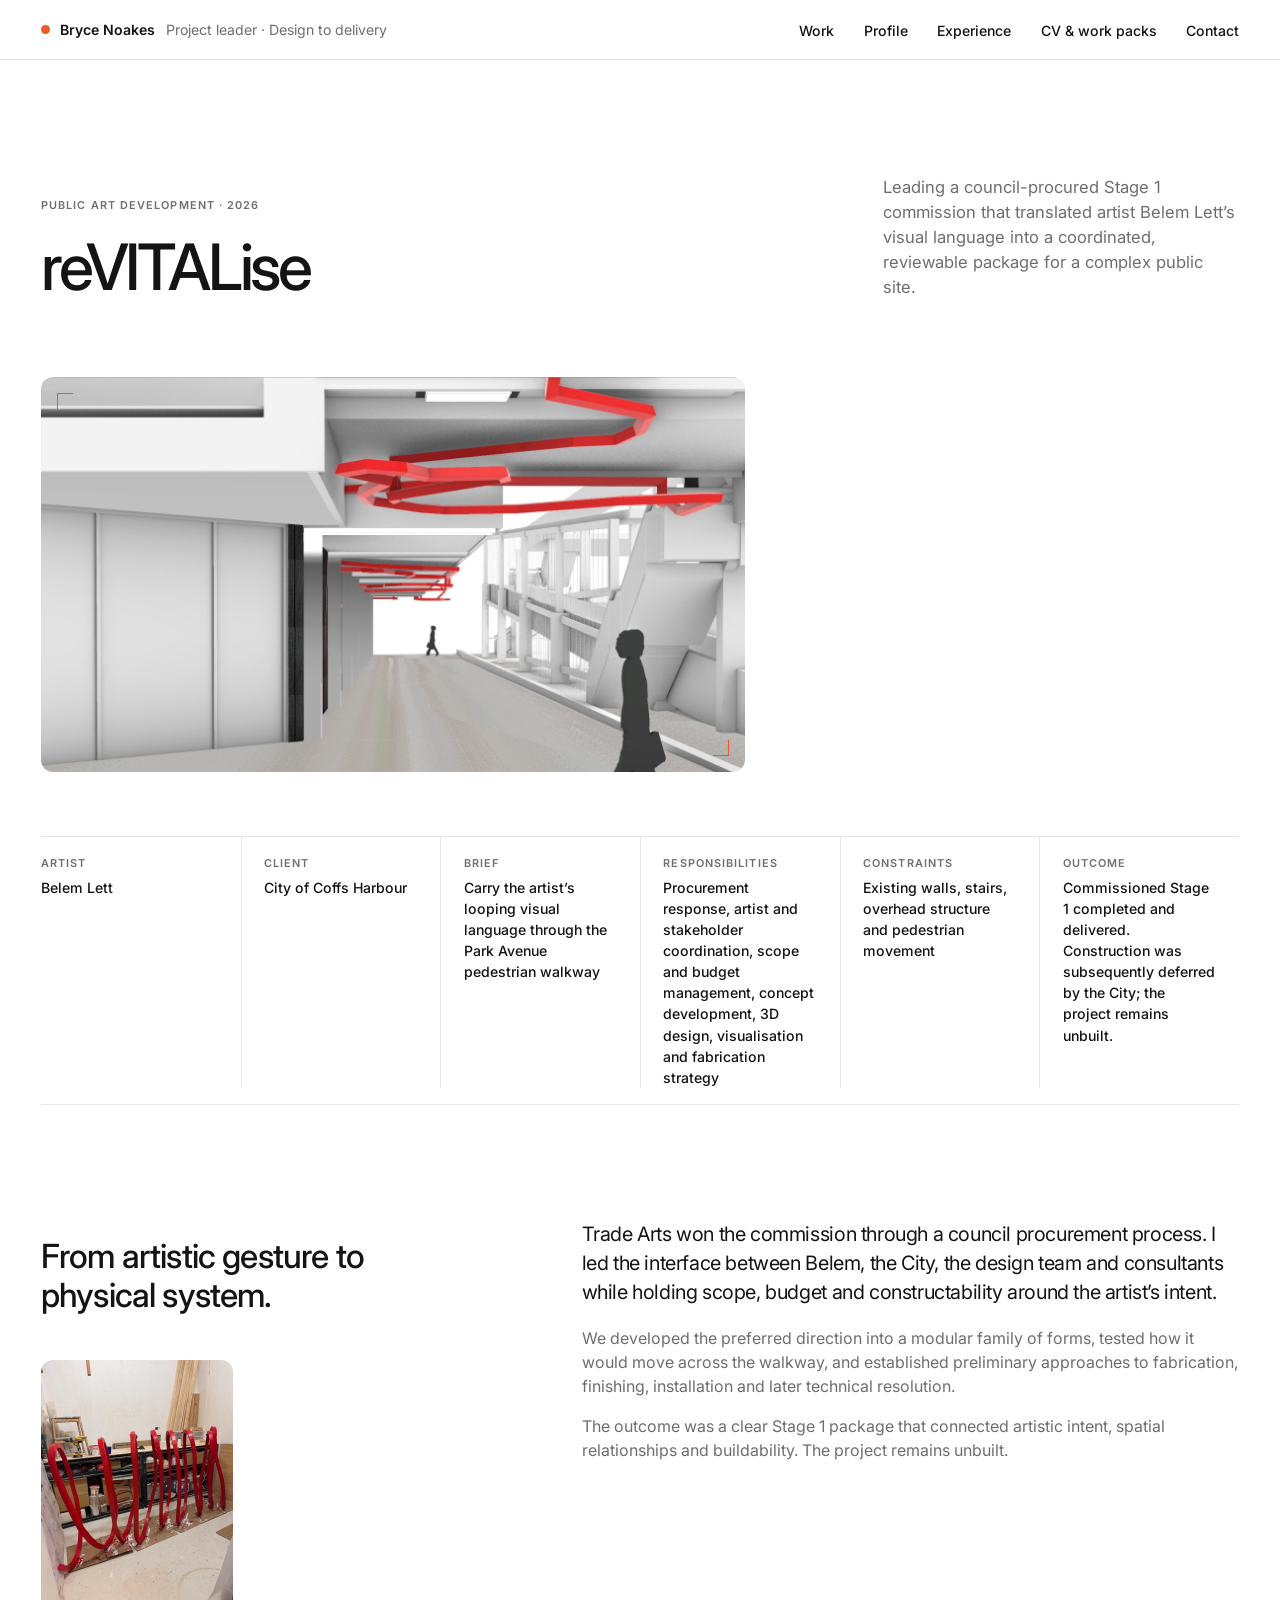
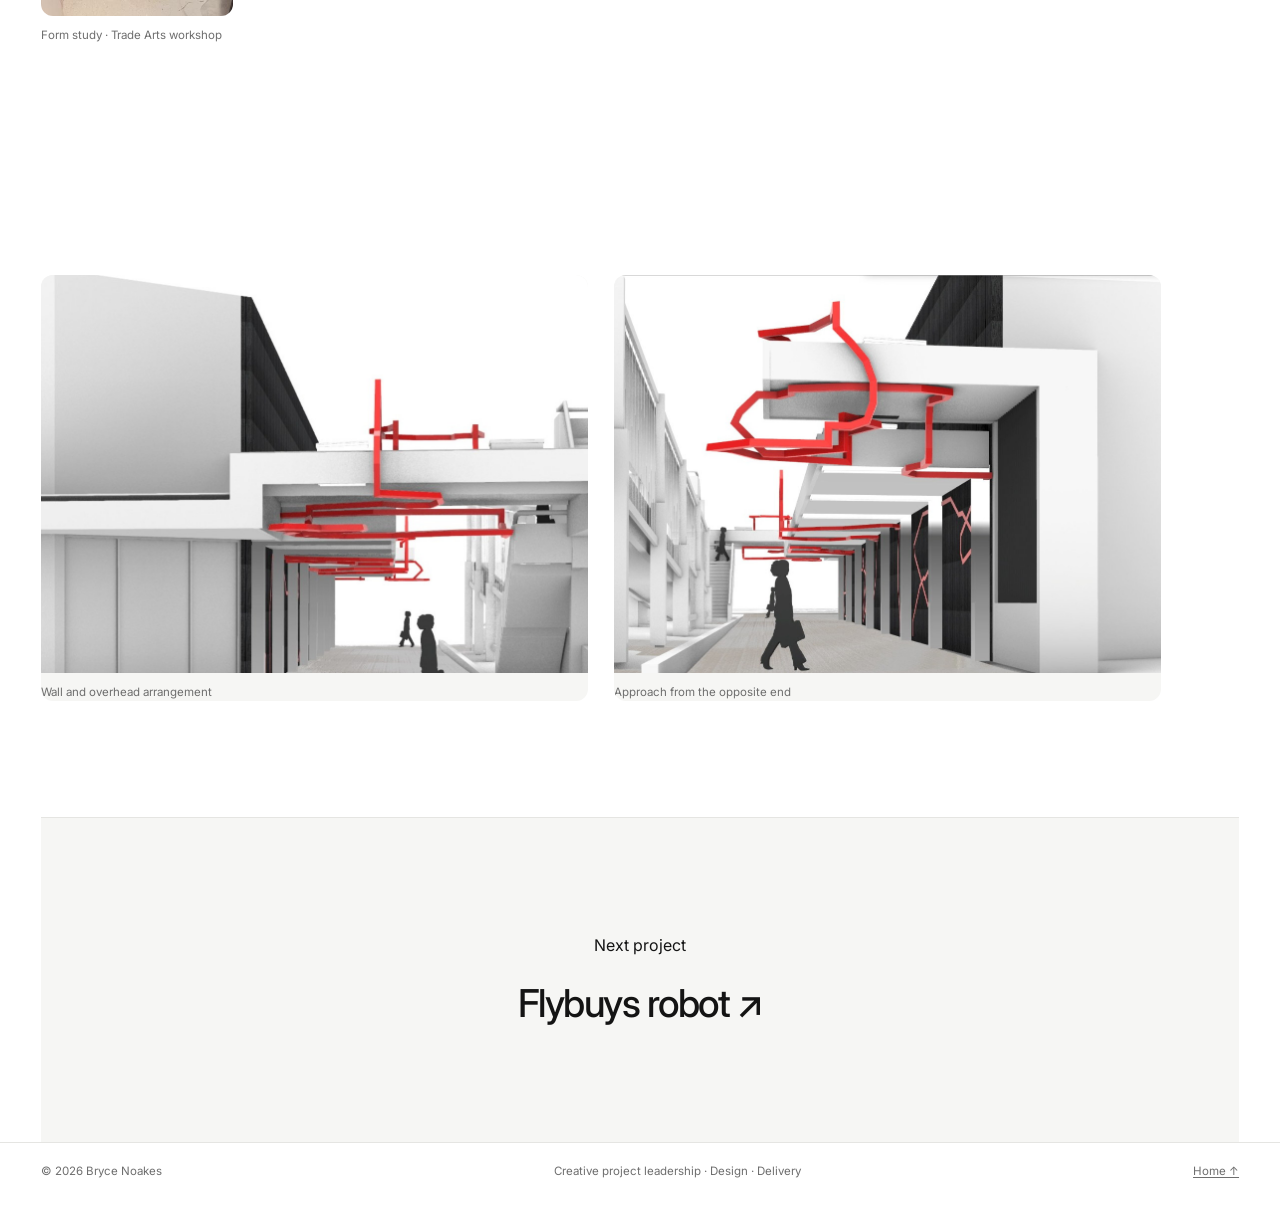
<file: work/revitalise/index.html>
<!doctype html>
<html lang="en">
<head>
  <meta charset="utf-8">
  <meta name="viewport" content="width=device-width, initial-scale=1">
  <title>reVITALise — Bryce Noakes</title>
  <meta name="description" content="Council-procured Stage 1 public-art development led by Bryce Noakes for artist Belem Lett and the City of Coffs Harbour.">
  <meta name="theme-color" content="#ffffff">
  <meta property="og:title" content="reVITALise — Bryce Noakes">
  <meta property="og:description" content="Protecting artist intent while coordinating council, design-team and consultant requirements into a reviewable Stage 1 package.">
  <meta property="og:type" content="article">
  <meta property="og:url" content="https://brycenoakes.net/work/revitalise/">
  <meta property="og:image" content="https://brycenoakes.net/images/projects/revitalise/walkway.jpg">
  <meta name="twitter:card" content="summary_large_image">
  <link rel="canonical" href="https://brycenoakes.net/work/revitalise/">
  <link rel="icon" href="/favicon.ico?v=dot-1" sizes="32x32">
  <link rel="icon" href="/favicon.svg?v=dot-1" type="image/svg+xml">
  <link rel="icon" href="/favicon-32x32.png?v=dot-1" type="image/png" sizes="32x32">
  <link rel="apple-touch-icon" href="/apple-touch-icon.png?v=dot-1">
  <link rel="manifest" href="/site.webmanifest">
  <link rel="preconnect" href="https://fonts.googleapis.com">
  <link rel="preconnect" href="https://fonts.gstatic.com" crossorigin>
  <link href="https://fonts.googleapis.com/css2?family=Inter:wght@400;500;600&amp;display=swap" rel="stylesheet">
  <link rel="stylesheet" href="/styles.css?v=positioning-3">
  <script src="/script.js?v=positioning-3" defer></script>
</head>
<body>
  <a class="skip-link" href="#main">Skip to content</a>
  <header class="site-header">
    <a class="wordmark" href="/" aria-label="Bryce Noakes, home"><span>Bryce Noakes</span><span>Project leader · Design to delivery</span></a>
    <button class="menu-toggle" type="button" aria-expanded="false" aria-controls="site-nav"><span>Menu</span><span class="menu-icon" aria-hidden="true"></span></button>
    <nav class="site-nav" id="site-nav" aria-label="Primary navigation">
      <a href="/#work">Work</a><a href="/#profile">Profile</a><a href="/#experience">Experience</a><a href="/cv/">CV &amp; work packs</a><a href="/#contact">Contact</a>
    </nav>
  </header>

  <main class="case-main" id="main">
    <section class="case-hero">
      <div class="case-hero-grid reveal">
        <div>
          <p class="eyebrow">Public art development · 2026</p>
          <h1>reVITALise</h1>
        </div>
        <p class="case-summary">
          Leading a council-procured Stage 1 commission that translated artist Belem
          Lett’s visual language into a coordinated, reviewable package for a complex public site.
        </p>
      </div>
    </section>

    <figure class="case-cover case-cover-render reveal">
      <img src="/images/projects/revitalise/walkway.jpg" width="1424" height="800" alt="reVITALise artwork moving along the wall and overhead through the Park Avenue walkway">
    </figure>

    <section class="case-content">
      <dl class="case-facts reveal">
        <div><dt>Artist</dt><dd>Belem Lett</dd></div>
        <div><dt>Client</dt><dd>City of Coffs Harbour</dd></div>
        <div><dt>Brief</dt><dd>Carry the artist’s looping visual language through the Park Avenue pedestrian walkway</dd></div>
        <div><dt>Responsibilities</dt><dd>Procurement response, artist and stakeholder coordination, scope and budget management, concept development, 3D design, visualisation and fabrication strategy</dd></div>
        <div><dt>Constraints</dt><dd>Existing walls, stairs, overhead structure and pedestrian movement</dd></div>
        <div><dt>Outcome</dt><dd>Commissioned Stage 1 completed and delivered. Construction was subsequently deferred by the City; the project remains unbuilt.</dd></div>
      </dl>

      <div class="case-story reveal">
        <div class="case-story-head">
          <h2>From artistic gesture to physical system.</h2>
          <figure class="case-aside">
            <img src="/images/projects/revitalise/prototype.jpg" width="384" height="512" loading="lazy"
                 alt="A physical form study of the looping sculpture profile, standing in the Trade Arts workshop">
            <figcaption>Form study · Trade Arts workshop</figcaption>
          </figure>
        </div>
        <div class="case-story-copy">
          <p>Trade Arts won the commission through a council procurement process. I led the interface between Belem, the City, the design team and consultants while holding scope, budget and constructability around the artist’s intent.</p>
          <p>
            We developed the preferred direction into a modular family of forms, tested
            how it would move across the walkway, and established preliminary approaches
            to fabrication, finishing, installation and later technical resolution.
          </p>
          <p>
            The outcome was a clear Stage 1 package that connected artistic intent,
            spatial relationships and buildability. The project remains unbuilt.
          </p>
        </div>
      </div>
    </section>

    <div class="case-gallery case-gallery-render reveal">
      <figure>
        <img src="/images/projects/revitalise/wall-and-overhead.jpg" width="1098" height="800" loading="lazy" alt="Pedestrian view of reVITALise running along the walkway wall and overhead">
        <figcaption>Wall and overhead arrangement</figcaption>
      </figure>
      <figure>
        <img src="/images/projects/revitalise/overhead.jpg" width="1099" height="800" loading="lazy" alt="reVITALise viewed from the opposite end of the walkway">
        <figcaption>Approach from the opposite end</figcaption>
      </figure>
    </div>

    <nav class="case-next" aria-label="Next project">
      <p>Next project</p>
      <a href="/work/flybuys-robot/">Flybuys robot ↗</a>
    </nav>
  </main>

  <footer class="site-footer">
    <p>© <span id="year">2026</span> Bryce Noakes</p><p>Creative project leadership · Design · Delivery</p><a href="/">Home ↑</a>
  </footer>
</body>
</html>
</file>
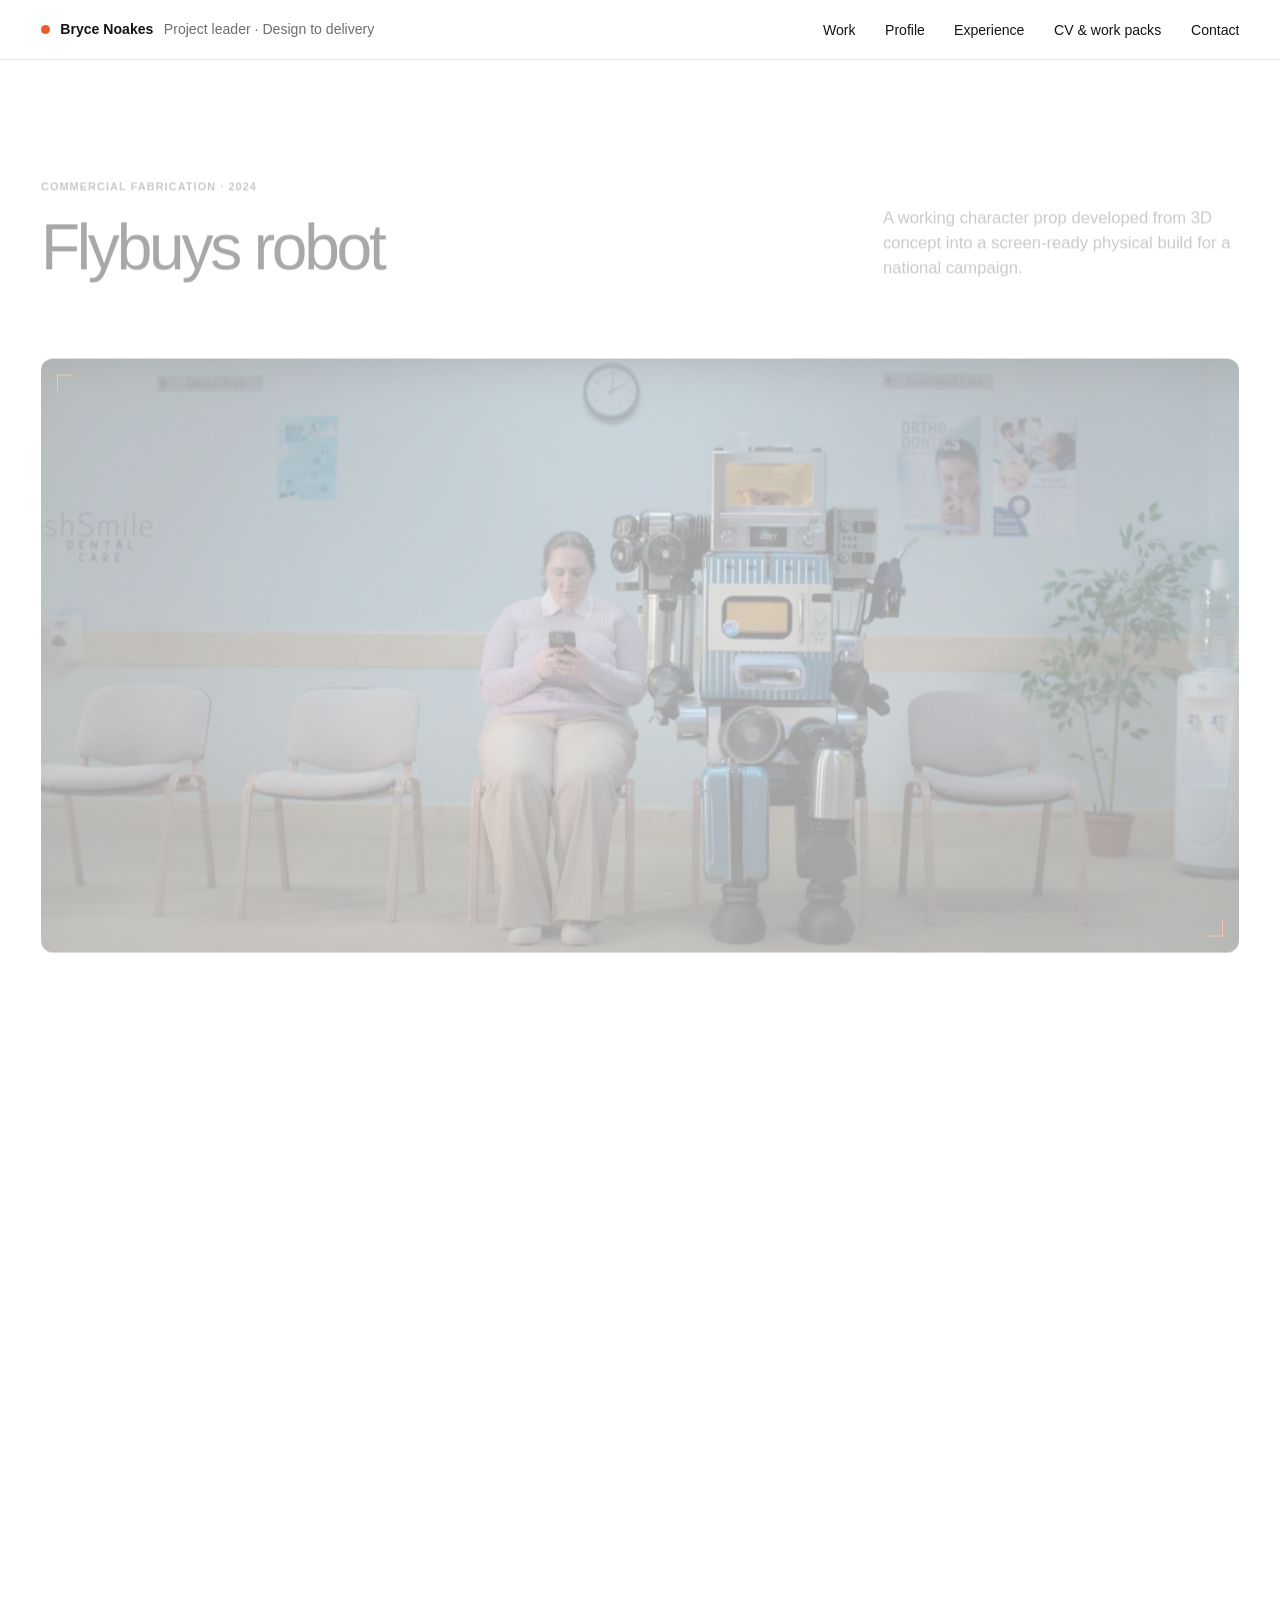
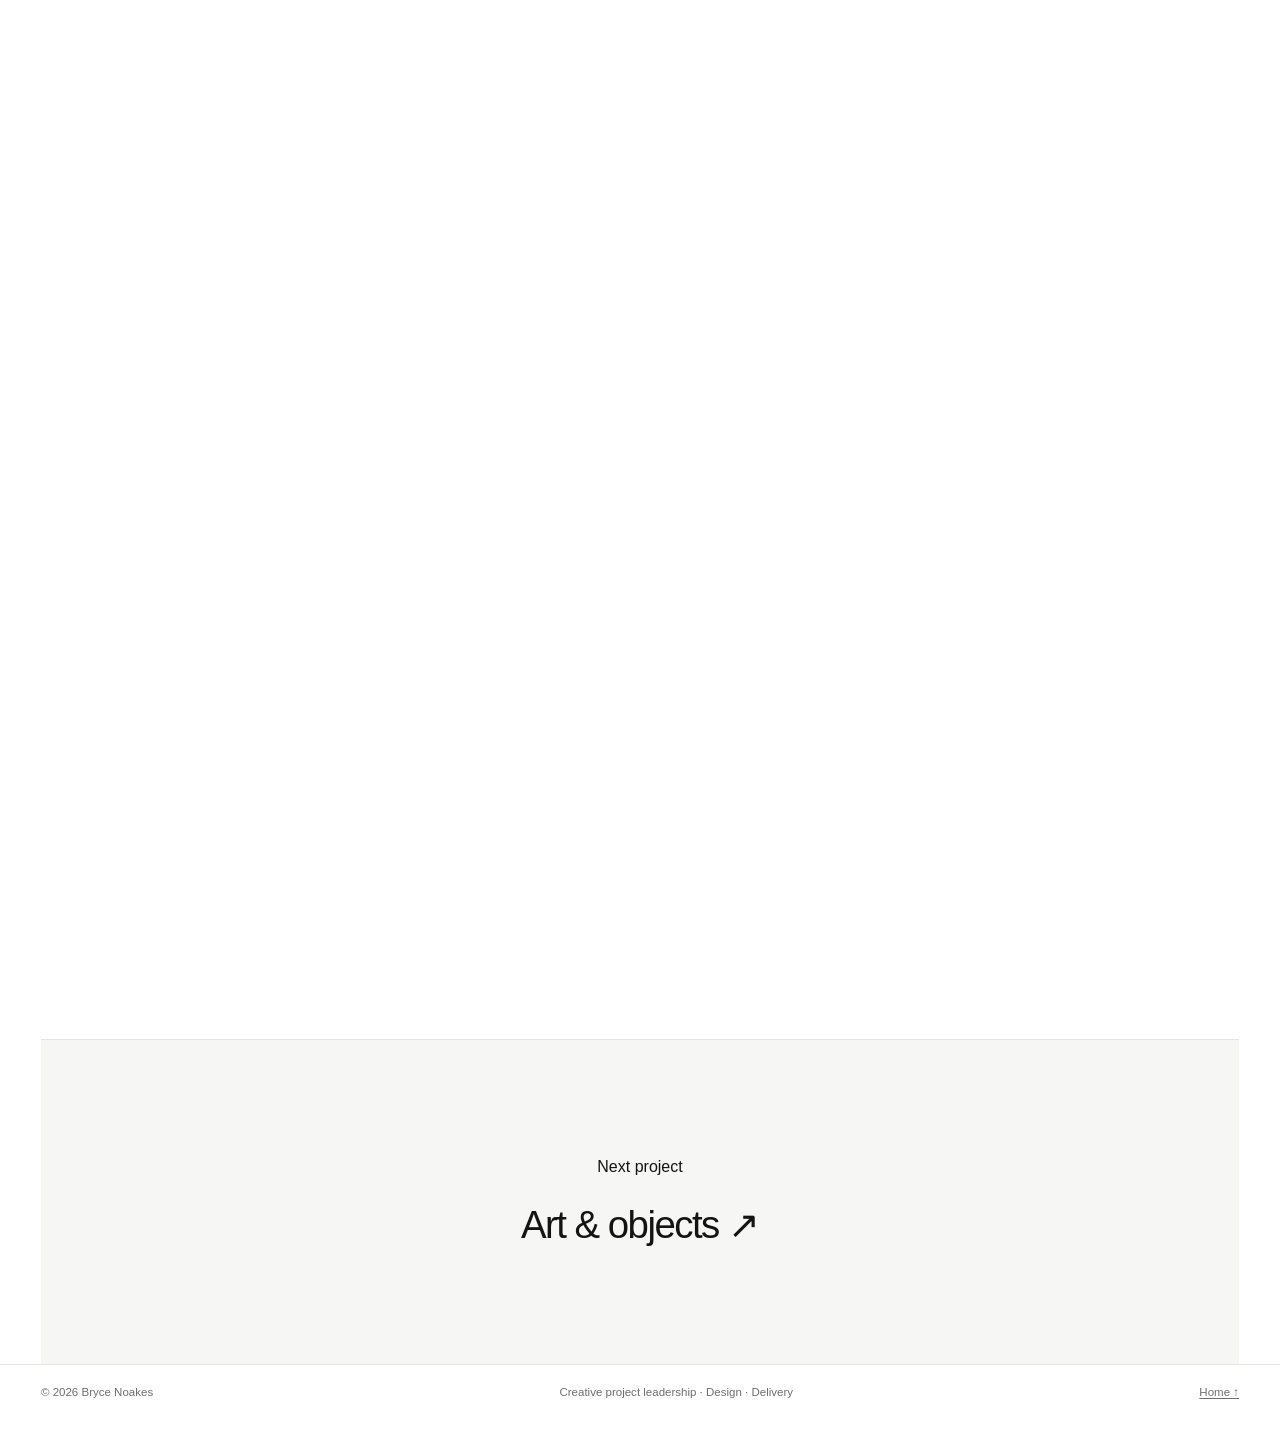
<file: work/studio-practice/index.html>
<!doctype html>
<html lang="en">
<head>
  <meta charset="utf-8">
  <meta name="viewport" content="width=device-width, initial-scale=1">
  <title>Flybuys Robot — Bryce Noakes</title>
  <meta name="description" content="This page has moved to the Flybuys robot project.">
  <meta name="robots" content="noindex">
  <link rel="canonical" href="https://brycenoakes.net/work/flybuys-robot/">
  <link rel="icon" href="/favicon.ico?v=dot-1" sizes="32x32">
  <link rel="icon" href="/favicon.svg?v=dot-1" type="image/svg+xml">
  <link rel="icon" href="/favicon-32x32.png?v=dot-1" type="image/png" sizes="32x32">
  <link rel="apple-touch-icon" href="/apple-touch-icon.png?v=dot-1">
  <link rel="manifest" href="/site.webmanifest">
  <meta http-equiv="refresh" content="0; url=/work/flybuys-robot/">
</head>
<body>
  <p>This page has moved to <a href="/work/flybuys-robot/">the Flybuys robot project</a>.</p>
</body>
</html>
</file>
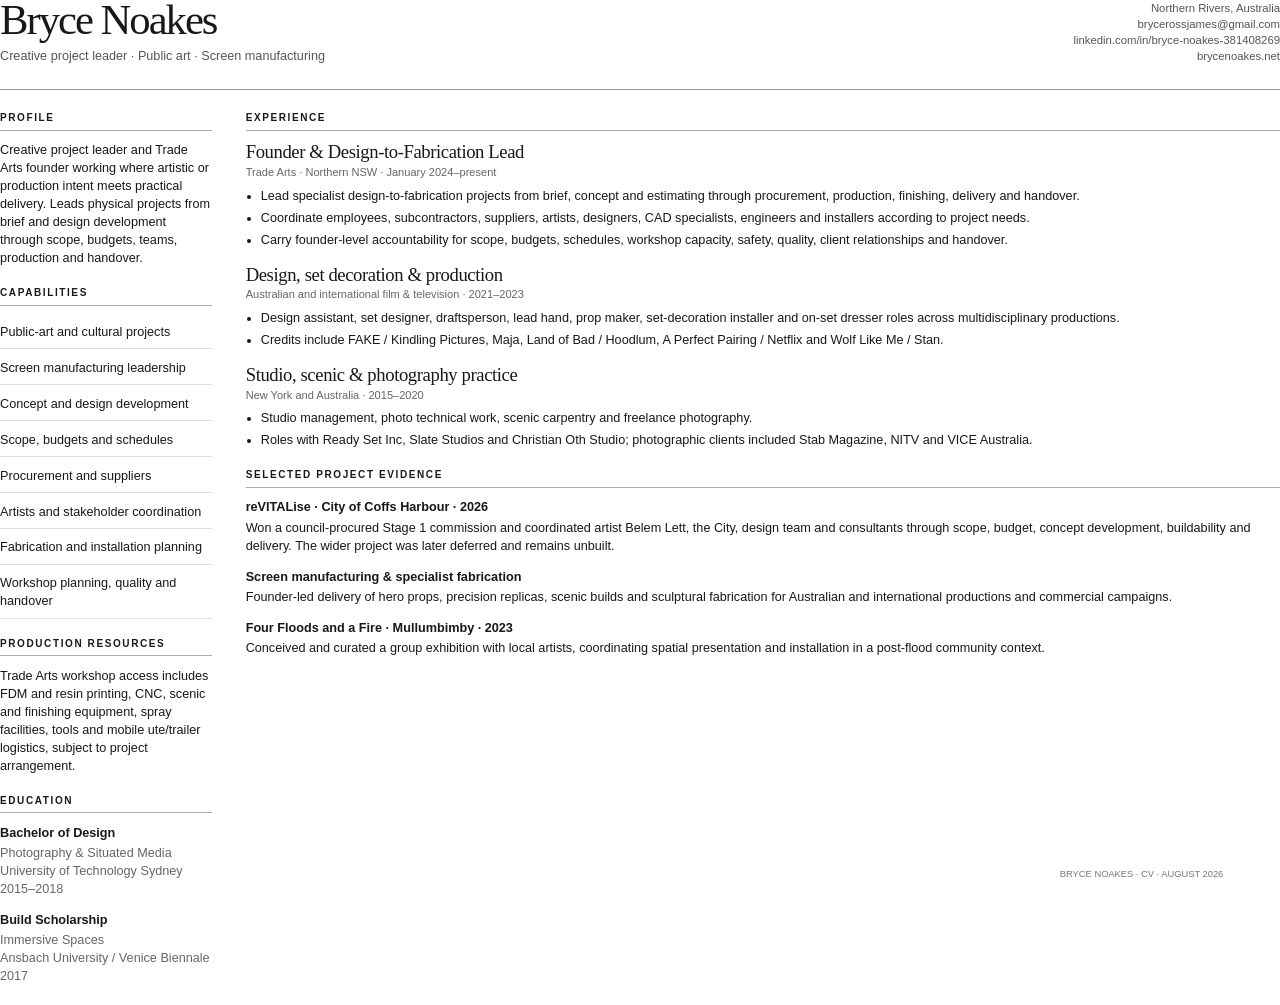
<file: cv.html>
<!doctype html>
<html lang="en">
<head>
  <meta charset="utf-8">
  <meta name="viewport" content="width=device-width, initial-scale=1">
  <title>Bryce Noakes — Curriculum Vitae</title>
  <link rel="icon" href="/favicon.ico?v=dot-1" sizes="32x32">
  <link rel="icon" href="/favicon.svg?v=dot-1" type="image/svg+xml">
  <link rel="icon" href="/favicon-32x32.png?v=dot-1" type="image/png" sizes="32x32">
  <link rel="apple-touch-icon" href="/apple-touch-icon.png?v=dot-1">
  <link rel="manifest" href="/site.webmanifest">
  <style>
    @page { size: A4; margin: 12mm 15mm; }
    * { box-sizing: border-box; }
    body { margin: 0; color: #181817; font: 9.5pt/1.42 Arial, sans-serif; }
    a { color: inherit; text-decoration: none; }
    header { display: grid; grid-template-columns: 1fr auto; gap: 20mm; padding-bottom: 6mm; border-bottom: 1px solid #999; }
    h1, h2, h3, p { margin-top: 0; }
    h1 { margin-bottom: 2mm; font: 32pt/0.95 Georgia, serif; letter-spacing: -1.5pt; }
    header p { margin: 0; color: #555; }
    .contact { text-align: right; font-size: 8.5pt; }
    main { display: grid; grid-template-columns: 56mm 1fr; gap: 9mm; padding-top: 6mm; }
    section { break-inside: avoid; margin-bottom: 5mm; }
    h2 { margin-bottom: 3mm; padding-bottom: 1.5mm; border-bottom: 1px solid #aaa; font: 600 7.5pt/1.2 Arial, sans-serif; letter-spacing: 1.2pt; text-transform: uppercase; }
    h3 { margin-bottom: 0.8mm; font: 14pt/1.05 Georgia, serif; letter-spacing: -0.3pt; }
    .muted, .role-meta { color: #666; }
    .role { margin-bottom: 4mm; break-inside: avoid; }
    .role-meta { margin-bottom: 1.8mm; font-size: 8.3pt; }
    ul { margin: 0; padding-left: 4mm; }
    li { margin-bottom: 1.1mm; }
    .compact { list-style: none; padding: 0; }
    .compact li { padding: 1.7mm 0; border-bottom: 1px solid #ddd; }
    .project { margin-bottom: 3.5mm; }
    .project strong { display: block; margin-bottom: 0.6mm; }
    footer { position: fixed; right: 15mm; bottom: 5mm; color: #777; font-size: 7pt; }
  </style>
</head>
<body>
  <header>
    <div>
      <h1>Bryce Noakes</h1>
      <p>Creative project leader · Public art · Screen manufacturing</p>
    </div>
    <div class="contact">
      <p>Northern Rivers, Australia</p>
      <p>brycerossjames@gmail.com</p>
      <p>linkedin.com/in/bryce-noakes-381408269</p>
      <p>brycenoakes.net</p>
    </div>
  </header>

  <main>
    <aside>
      <section>
        <h2>Profile</h2>
        <p>
          Creative project leader and Trade Arts founder working where artistic or
          production intent meets practical delivery. Leads physical projects from brief
          and design development through scope, budgets, teams, production and handover.
        </p>
      </section>

      <section>
        <h2>Capabilities</h2>
        <ul class="compact">
          <li>Public-art and cultural projects</li>
          <li>Screen manufacturing leadership</li>
          <li>Concept and design development</li>
          <li>Scope, budgets and schedules</li>
          <li>Procurement and suppliers</li>
          <li>Artists and stakeholder coordination</li>
          <li>Fabrication and installation planning</li>
          <li>Workshop planning, quality and handover</li>
        </ul>
      </section>

      <section>
        <h2>Production resources</h2>
        <p>Trade Arts workshop access includes FDM and resin printing, CNC, scenic and finishing equipment, spray facilities, tools and mobile ute/trailer logistics, subject to project arrangement.</p>
      </section>

      <section>
        <h2>Education</h2>
        <div class="project">
          <strong>Bachelor of Design</strong>
          <span class="muted">Photography &amp; Situated Media<br>University of Technology Sydney<br>2015–2018</span>
        </div>
        <div class="project">
          <strong>Build Scholarship</strong>
          <span class="muted">Immersive Spaces<br>Ansbach University / Venice Biennale<br>2017</span>
        </div>
      </section>
    </aside>

    <div>
      <section>
        <h2>Experience</h2>
        <article class="role">
          <h3>Founder &amp; Design-to-Fabrication Lead</h3>
          <p class="role-meta">Trade Arts · Northern NSW · January 2024–present</p>
          <ul>
            <li>Lead specialist design-to-fabrication projects from brief, concept and estimating through procurement, production, finishing, delivery and handover.</li>
            <li>Coordinate employees, subcontractors, suppliers, artists, designers, CAD specialists, engineers and installers according to project needs.</li>
            <li>Carry founder-level accountability for scope, budgets, schedules, workshop capacity, safety, quality, client relationships and handover.</li>
          </ul>
        </article>

        <article class="role">
          <h3>Design, set decoration &amp; production</h3>
          <p class="role-meta">Australian and international film &amp; television · 2021–2023</p>
          <ul>
            <li>Design assistant, set designer, draftsperson, lead hand, prop maker, set-decoration installer and on-set dresser roles across multidisciplinary productions.</li>
            <li>Credits include FAKE / Kindling Pictures, Maja, Land of Bad / Hoodlum, A Perfect Pairing / Netflix and Wolf Like Me / Stan.</li>
          </ul>
        </article>

        <article class="role">
          <h3>Studio, scenic &amp; photography practice</h3>
          <p class="role-meta">New York and Australia · 2015–2020</p>
          <ul>
            <li>Studio management, photo technical work, scenic carpentry and freelance photography.</li>
            <li>Roles with Ready Set Inc, Slate Studios and Christian Oth Studio; photographic clients included Stab Magazine, NITV and VICE Australia.</li>
          </ul>
        </article>
      </section>

      <section>
        <h2>Selected project evidence</h2>
        <div class="project">
          <strong>reVITALise · City of Coffs Harbour · 2026</strong>
          <span>Won a council-procured Stage 1 commission and coordinated artist Belem Lett, the City, design team and consultants through scope, budget, concept development, buildability and delivery. The wider project was later deferred and remains unbuilt.</span>
        </div>
        <div class="project">
          <strong>Screen manufacturing &amp; specialist fabrication</strong>
          <span>Founder-led delivery of hero props, precision replicas, scenic builds and sculptural fabrication for Australian and international productions and commercial campaigns.</span>
        </div>
        <div class="project">
          <strong>Four Floods and a Fire · Mullumbimby · 2023</strong>
          <span>Conceived and curated a group exhibition with local artists, coordinating spatial presentation and installation in a post-flood community context.</span>
        </div>
      </section>
    </div>
  </main>
  <footer>BRYCE NOAKES · CV · AUGUST 2026</footer>
</body>
</html>
</file>
<file: styles.css>
:root {
  --white: #ffffff;
  --ink: #141414;
  --muted: #6e6e6e;
  --line: #e5e5e2;
  --soft: #f6f6f4;
  /* --orange is the identity mark: dot, rules, registration marks, focus ring.
     --orange-ink is the same hue darkened to clear 4.5:1 on white for text. */
  --orange: #ed5a2a;
  --orange-ink: #cd4720;
  --sans: "Inter", "Helvetica Neue", Arial, sans-serif;
  --gutter: clamp(1.25rem, 3.2vw, 3rem);
  --content: 100rem;
}

*,
*::before,
*::after {
  box-sizing: border-box;
}

html {
  scroll-behavior: smooth;
  scroll-padding-top: 4.5rem;
}

body {
  margin: 0;
  overflow-x: hidden;
  background: var(--white);
  color: var(--ink);
  font-family: var(--sans);
  font-size: 1rem;
  line-height: 1.5;
  text-rendering: optimizeLegibility;
  -webkit-font-smoothing: antialiased;
}

body.menu-open {
  overflow: hidden;
}

img {
  display: block;
  width: 100%;
  height: auto;
}

a {
  color: inherit;
  text-underline-offset: 0.2em;
  transition: color 180ms ease, background-color 180ms ease, border-color 180ms ease;
}

a:hover {
  color: var(--orange-ink);
}

.text-roll-mask {
  display: inline-block;
  height: 1.25em;
  overflow: hidden;
  vertical-align: bottom;
}

.text-roll-track {
  display: flex;
  flex-direction: column;
  line-height: 1.25;
  transform: translateY(0);
  transition: transform 380ms cubic-bezier(0.22, 1, 0.36, 1);
  will-change: transform;
}

.text-roll-face {
  display: block;
  flex: 0 0 1.25em;
  white-space: nowrap;
}

.text-roll-face:last-child {
  color: var(--orange-ink);
}

.text-roll:hover .text-roll-track,
.text-roll:focus-visible .text-roll-track {
  transform: translateY(-50%);
}

button,
a {
  -webkit-tap-highlight-color: transparent;
}

:focus-visible {
  outline: 2px solid var(--orange);
  outline-offset: 4px;
}

h1,
h2,
h3,
p,
figure {
  margin-top: 0;
}

h1,
h2,
h3 {
  font-family: var(--sans);
  font-weight: 500;
  letter-spacing: -0.025em;
}

.skip-link {
  position: fixed;
  top: 0.75rem;
  left: 0.75rem;
  z-index: 1000;
  transform: translateY(-200%);
  padding: 0.65rem 0.9rem;
  background: var(--ink);
  color: var(--white);
  font-size: 0.78rem;
  text-decoration: none;
}

.skip-link:focus {
  transform: translateY(0);
}

.site-header {
  position: sticky;
  top: 0;
  z-index: 100;
  display: flex;
  align-items: center;
  justify-content: space-between;
  gap: 2rem;
  min-height: 3.75rem;
  padding: 0.85rem var(--gutter);
  background: rgba(255, 255, 255, 0.95);
  border-bottom: 1px solid var(--line);
  backdrop-filter: blur(16px);
}

.wordmark {
  display: flex;
  align-items: center;
  gap: 0.65rem;
  color: var(--ink);
  font-size: 0.88rem;
  font-weight: 600;
  text-decoration: none;
}

.wordmark::before {
  width: 0.56rem;
  height: 0.56rem;
  flex: 0 0 auto;
  border-radius: 50%;
  background: var(--orange);
  content: "";
}

.wordmark span:last-child {
  color: var(--muted);
  font-weight: 400;
}

.site-nav {
  display: flex;
  align-items: center;
  gap: clamp(1.25rem, 2.3vw, 2.4rem);
}

.site-nav a {
  color: var(--ink);
  font-size: 0.88rem;
  font-weight: 500;
  text-decoration: none;
}

.site-nav a:hover {
  color: var(--orange-ink);
}

.menu-toggle {
  display: none;
}

.menu-toggle > span:first-child {
  position: absolute;
  width: 1px;
  height: 1px;
  overflow: hidden;
  clip: rect(0 0 0 0);
  clip-path: inset(50%);
  white-space: nowrap;
}

.eyebrow,
.work-type,
.hero-meta span,
.timeline > article > p {
  margin: 0;
  color: var(--muted);
  font-size: 0.68rem;
  font-weight: 600;
  letter-spacing: 0.1em;
  line-height: 1.45;
  text-transform: uppercase;
}

.hero,
.section,
.pathway-section,
.contact-inner,
.site-footer,
.case-main {
  width: min(100%, calc(var(--content) + (2 * var(--gutter))));
  margin-inline: auto;
}

.hero {
  display: flex;
  /* Capped so tall viewports do not open an arbitrary void above the meta rail. */
  min-height: min(calc(92svh - 3.75rem), 46rem);
  flex-direction: column;
  justify-content: space-between;
  gap: clamp(2.5rem, 4vw, 4rem);
  padding: clamp(3.75rem, 7vw, 6.5rem) var(--gutter) clamp(1.75rem, 3vw, 2.75rem);
}

.hero-copy {
  max-width: 56rem;
}

.hero h1 {
  max-width: 32ch;
  margin: 1.35rem 0 1.6rem;
  font-size: clamp(2.15rem, 3.35vw, 3.55rem);
  font-weight: 500;
  letter-spacing: -0.045em;
  line-height: 1.12;
}

.signal-word {
  background-image: linear-gradient(var(--orange), var(--orange));
  background-position: 0 100%;
  background-repeat: no-repeat;
  background-size: 0 1px;
  transition:
    color 260ms ease,
    background-size 420ms cubic-bezier(0.22, 1, 0.36, 1),
    letter-spacing 420ms cubic-bezier(0.22, 1, 0.36, 1);
}

.hero-intro {
  max-width: 43rem;
  margin-bottom: 2rem;
  color: var(--muted);
  font-size: clamp(1rem, 1.2vw, 1.12rem);
  line-height: 1.55;
}

.link-row {
  display: flex;
  flex-wrap: wrap;
  align-items: center;
  gap: 0.7rem;
}

.button {
  position: relative;
  display: inline-flex;
  min-width: 9.5rem;
  min-height: 2.65rem;
  align-items: center;
  justify-content: center;
  padding: 0.7rem 1.25rem;
  border: 1px solid var(--line);
  border-radius: 999px;
  color: var(--ink);
  font-size: 0.78rem;
  font-weight: 500;
  text-decoration: none;
}

.button::after {
  position: absolute;
  right: 0.52rem;
  bottom: 0.34rem;
  width: 0.24rem;
  height: 0.24rem;
  background: var(--orange);
  content: "";
  opacity: 0;
  transform: scale(0.3);
  transition:
    opacity 180ms ease,
    transform 320ms cubic-bezier(0.22, 1, 0.36, 1);
}

.button:hover {
  background: var(--soft);
  color: var(--ink);
}

.button-dark {
  border-color: var(--ink);
  background: var(--ink);
  color: var(--white);
}

.button-dark:hover {
  border-color: var(--orange-ink);
  background: var(--orange-ink);
  color: var(--white);
}

.quiet-link,
.arrow-link {
  --motion-x: 0px;
  --motion-y: 0px;
  position: relative;
  display: inline-flex;
  align-items: center;
  padding: 0.65rem 0.2rem;
  font-size: 0.78rem;
  font-weight: 500;
  text-decoration: none;
  transform: translate3d(var(--motion-x), var(--motion-y), 0);
  transition:
    color 180ms ease,
    transform 360ms cubic-bezier(0.22, 1, 0.36, 1);
}

.quiet-link::after,
.arrow-link::after {
  position: absolute;
  right: 0.2rem;
  bottom: 0.46rem;
  left: 0.2rem;
  height: 1px;
  background: var(--orange);
  content: "";
  transform: scaleX(0);
  transform-origin: right;
  transition: transform 380ms cubic-bezier(0.22, 1, 0.36, 1);
}

.quiet-link:hover::after,
.quiet-link:focus-visible::after,
.arrow-link:hover::after,
.arrow-link:focus-visible::after {
  transform: scaleX(1);
  transform-origin: left;
}

.hero-meta {
  display: grid;
  grid-template-columns: repeat(3, minmax(0, 1fr));
  border-top: 1px solid var(--line);
}

.hero-meta > div {
  min-width: 0;
  padding: 1rem 1.2rem 0 0;
}

.hero-meta strong {
  display: block;
  margin-top: 0.35rem;
  font-size: 0.82rem;
  font-weight: 500;
}

.studio-hero {
  position: relative;
  width: min(100%, calc(var(--content) + (2 * var(--gutter))));
  margin: 0 auto;
  padding: 0 var(--gutter) clamp(3rem, 5vw, 5rem);
}

.studio-hero::after {
  position: absolute;
  right: calc(var(--gutter) + 1rem);
  bottom: calc(clamp(3rem, 5vw, 5rem) + 1rem);
  width: 1rem;
  height: 1rem;
  border-right: 1px solid var(--orange);
  border-bottom: 1px solid var(--orange);
  content: "";
}

.studio-hero img {
  aspect-ratio: 16 / 9;
  border-radius: 0.75rem;
  object-fit: cover;
  object-position: center 55%;
}

.studio-hero figcaption {
  display: flex;
  justify-content: space-between;
  gap: 1rem;
  padding-top: 0.7rem;
}

.pathway-section {
  display: grid;
  grid-template-columns: minmax(15rem, 0.65fr) minmax(0, 1.35fr);
  gap: clamp(3rem, 7vw, 8rem);
  padding: clamp(5.5rem, 9vw, 9rem) var(--gutter);
  border-top: 1px solid var(--line);
}

.pathway-intro h2 {
  max-width: 20ch;
  margin: 1.05rem 0 0;
  font-size: clamp(1.8rem, 2.6vw, 2.75rem);
  line-height: 1.18;
}

.pathway-grid {
  display: grid;
  grid-template-columns: repeat(2, minmax(0, 1fr));
  border-top: 1px solid var(--ink);
}

.pathway-card {
  display: flex;
  min-width: 0;
  flex-direction: column;
  padding: 1.5rem clamp(1.5rem, 2.5vw, 2.5rem) 0 0;
}

.pathway-card + .pathway-card {
  padding-right: 0;
  padding-left: clamp(1.5rem, 2.5vw, 2.5rem);
  border-left: 1px solid var(--line);
}

.pathway-card h3 {
  max-width: 17ch;
  margin: 1.1rem 0 1rem;
  font-size: clamp(1.25rem, 1.8vw, 1.7rem);
  line-height: 1.22;
}

.pathway-card > p:not(.work-type) {
  max-width: 31rem;
  margin-bottom: 1.25rem;
  color: var(--muted);
  font-size: 0.9rem;
}

.pathway-card .arrow-link {
  align-self: flex-start;
  margin-top: auto;
}

.section {
  padding: clamp(5.5rem, 9vw, 9rem) var(--gutter);
  border-top: 1px solid var(--line);
}

.section-head {
  display: grid;
  grid-template-columns: minmax(0, 1fr) minmax(0, 1fr);
  gap: 2rem;
  align-items: start;
  margin-bottom: clamp(3rem, 5vw, 5.5rem);
}

.section-head h2 {
  margin-bottom: 0;
  font-size: 1rem;
  font-weight: 600;
  letter-spacing: -0.01em;
}

.section-head p {
  max-width: 36rem;
  margin-bottom: 0;
  color: var(--muted);
  font-size: 1rem;
}

.work-grid {
  display: grid;
  grid-template-columns: repeat(3, minmax(0, 1fr));
  gap: clamp(3.5rem, 6vw, 6rem) clamp(1.25rem, 2.4vw, 2.4rem);
}

.work-card {
  position: relative;
  display: flex;
  min-width: 0;
  flex-direction: column;
}

.work-card-image {
  position: relative;
  overflow: hidden;
  margin: 0 0 1.15rem;
  aspect-ratio: 4 / 3;
  border-radius: 0.75rem;
  background: var(--soft);
}

.work-card-image::before,
.work-card-image::after {
  position: absolute;
  z-index: 2;
  width: 0.9rem;
  height: 0.9rem;
  pointer-events: none;
  content: "";
}

.work-card-image::before {
  top: 0.85rem;
  left: 0.85rem;
  border-top: 1px solid var(--orange);
  border-left: 1px solid var(--orange);
}

.work-card-image::after {
  right: 0.85rem;
  bottom: 0.85rem;
  border-right: 1px solid var(--orange);
  border-bottom: 1px solid var(--orange);
}

.work-card-image img {
  width: 100%;
  height: 100%;
  object-fit: cover;
  transition: transform 600ms cubic-bezier(0.2, 0.65, 0.3, 1);
}

.flybuys-card-image img {
  object-position: 54% center;
}

.screen-pack-image img {
  object-position: center 46%;
}

.work-card:hover .work-card-image img {
  transform: scale(1.018);
}

.work-card h3 {
  margin: 0.55rem 0 0.5rem;
  font-size: 1.05rem;
  font-weight: 600;
  letter-spacing: -0.015em;
}

.work-card h3 a {
  text-decoration: none;
}

/* The title link owns the whole card, so there is one clear link per project. */
.work-card h3 a::after {
  position: absolute;
  inset: 0;
  content: "";
}

.work-note {
  margin-bottom: 0.9rem;
  color: var(--muted);
  font-size: 0.88rem;
}

.work-evidence {
  margin: 0 0 0.65rem;
  padding-top: 0.7rem;
  border-top: 1px solid var(--line);
  color: var(--muted);
  font-size: 0.75rem;
  letter-spacing: 0.01em;
}

.work-card .arrow-link {
  margin-top: auto;
}

.work-type {
  color: var(--orange-ink);
}

.community-evidence {
  display: grid;
  grid-template-columns: minmax(12rem, 0.7fr) minmax(18rem, 1.3fr);
  gap: 1.5rem clamp(2rem, 6vw, 7rem);
  margin-top: clamp(4rem, 7vw, 7rem);
  padding: clamp(1.5rem, 3vw, 2.5rem) 0;
  border-top: 1px solid var(--ink);
  border-bottom: 1px solid var(--line);
}

.community-evidence h3 {
  margin: 0.55rem 0 0;
  font-size: clamp(1.35rem, 2vw, 2rem);
}

.community-evidence-summary {
  max-width: 48rem;
  margin: 0;
  font-size: clamp(1.05rem, 1.35vw, 1.25rem);
  letter-spacing: -0.02em;
  line-height: 1.5;
}

.community-evidence dl {
  display: grid;
  grid-column: 2;
  grid-template-columns: repeat(3, minmax(0, 1fr));
  margin: 0;
  border-top: 1px solid var(--line);
}

.community-evidence dl > div {
  padding: 0.9rem 1rem 0 0;
}

.community-evidence dl > div + div {
  padding-left: 1rem;
  border-left: 1px solid var(--line);
}

.community-evidence dt {
  margin-bottom: 0.35rem;
  color: var(--muted);
  font-size: 0.68rem;
  font-weight: 600;
  letter-spacing: 0.1em;
  text-transform: uppercase;
}

.community-evidence dd {
  margin: 0;
  color: var(--muted);
  font-size: 0.8rem;
}

.practice-evidence {
  display: grid;
  grid-template-columns: minmax(12rem, 0.7fr) minmax(18rem, 1.3fr) auto;
  gap: 1.5rem clamp(2rem, 5vw, 6rem);
  align-items: start;
  padding: clamp(1.5rem, 3vw, 2.5rem) 0;
  border-bottom: 1px solid var(--line);
}

.practice-evidence h3 {
  margin: 0.55rem 0 0;
  font-size: clamp(1.25rem, 1.8vw, 1.75rem);
}

.practice-evidence > p {
  max-width: 45rem;
  margin: 0;
  color: var(--muted);
}

.practice-evidence .arrow-link {
  padding-top: 0;
  white-space: nowrap;
}

.profile-layout {
  display: grid;
  grid-template-columns: minmax(0, 0.8fr) minmax(0, 1.2fr);
  gap: clamp(3rem, 8vw, 9rem);
  align-items: start;
}

.profile-title h2,
.experience-heading h2,
.contact-inner h2,
.case-story h2 {
  margin: 1.05rem 0 0;
  font-size: clamp(1.8rem, 2.6vw, 2.75rem);
  line-height: 1.18;
}

.profile-lead {
  max-width: 38rem;
  margin-bottom: 2rem;
  font-size: clamp(1.15rem, 1.55vw, 1.42rem);
  letter-spacing: -0.02em;
  line-height: 1.45;
}

.profile-copy > p:not(.profile-lead) {
  max-width: 39rem;
  color: var(--muted);
}

.capability-grid {
  display: grid;
  grid-template-columns: repeat(3, minmax(0, 1fr));
  margin-top: clamp(4rem, 7vw, 7rem);
  border-top: 1px solid var(--line);
}

.capability-grid article {
  position: relative;
  padding: 1.2rem clamp(1.2rem, 2vw, 2.2rem) 0 0;
}

.capability-grid article::before {
  position: absolute;
  top: -1px;
  right: 0;
  left: 0;
  height: 1px;
  background: var(--orange);
  content: "";
  transform: scaleX(0);
  transform-origin: left;
  transition: transform 460ms cubic-bezier(0.22, 1, 0.36, 1);
}

.capability-grid article + article {
  padding-left: clamp(1.2rem, 2vw, 2.2rem);
  border-left: 1px solid var(--line);
}

.capability-grid .eyebrow {
  color: var(--orange-ink);
}

.capability-grid h3 {
  margin: 1rem 0 0.75rem;
  font-size: 1rem;
  font-weight: 600;
  letter-spacing: -0.01em;
  transition:
    color 220ms ease,
    transform 420ms cubic-bezier(0.22, 1, 0.36, 1);
}

.capability-grid p:last-child {
  max-width: 23rem;
  margin-bottom: 0;
  color: var(--muted);
  font-size: 0.88rem;
}

.capacity-panel {
  display: grid;
  grid-template-columns: minmax(15rem, 0.8fr) minmax(0, 1.2fr);
  gap: clamp(3rem, 8vw, 9rem);
  margin-top: clamp(4rem, 7vw, 7rem);
  padding: clamp(1.5rem, 3vw, 2.5rem) 0;
  border-top: 1px solid var(--ink);
  border-bottom: 1px solid var(--line);
}

.capacity-panel h3 {
  max-width: 20ch;
  margin: 1rem 0 0;
  font-size: clamp(1.35rem, 2vw, 2rem);
  line-height: 1.25;
}

.capacity-copy {
  display: grid;
  grid-template-columns: repeat(2, minmax(0, 1fr));
  gap: clamp(1.5rem, 3vw, 3rem);
}

.capacity-copy p {
  margin: 0;
  color: var(--muted);
  font-size: 0.9rem;
}

/* Portrait is capped well below its 1024 px source width so it stays sharp on
   high-density displays. */
.portrait-image {
  position: relative;
  width: min(100%, 21.25rem);
  margin: clamp(2.5rem, 4vw, 3.5rem) 0 0;
}

.portrait-image img {
  aspect-ratio: 4 / 5;
  border-radius: 0.75rem;
  object-fit: cover;
  object-position: center 20%;
}

.portrait-image::after {
  position: absolute;
  right: 0.85rem;
  top: 0.85rem;
  width: 0.9rem;
  height: 0.9rem;
  border-top: 1px solid var(--orange);
  border-right: 1px solid var(--orange);
  content: "";
}

.portrait-image figcaption {
  padding-top: 0.7rem;
}

.experience-heading {
  display: grid;
  grid-template-columns: minmax(0, 0.8fr) minmax(0, 1.2fr);
  gap: clamp(3rem, 8vw, 9rem);
  align-items: end;
  margin-bottom: clamp(3rem, 6vw, 6rem);
}

.experience-heading > p {
  max-width: 38rem;
  margin-bottom: 0;
  color: var(--muted);
}

.timeline {
  border-top: 1px solid var(--line);
}

.timeline > article {
  position: relative;
  display: grid;
  grid-template-columns: minmax(7rem, 0.42fr) minmax(0, 1.58fr);
  gap: 1.5rem;
  padding: 1.15rem 0;
  border-bottom: 1px solid var(--line);
}

.timeline > article::before {
  position: absolute;
  top: 50%;
  left: 0;
  width: 0.35rem;
  height: 1px;
  background: var(--orange);
  content: "";
  transform: scaleX(0);
  transform-origin: left;
  transition: transform 320ms cubic-bezier(0.22, 1, 0.36, 1);
}

.timeline h3 {
  margin-bottom: 0;
  font-size: 0.95rem;
  font-weight: 600;
  letter-spacing: -0.01em;
  transition:
    color 220ms ease,
    transform 420ms cubic-bezier(0.22, 1, 0.36, 1);
}

.timeline article > div > span {
  display: block;
  color: var(--muted);
  font-size: 0.88rem;
}

.timeline-detail {
  max-width: 52rem;
  margin: 0.55rem 0 0;
  color: var(--muted);
  font-size: 0.82rem;
  line-height: 1.55;
}

.timeline article > p:last-child {
  margin-bottom: 0;
  color: var(--muted);
  font-size: 0.88rem;
}

.experience-links {
  display: flex;
  flex-wrap: wrap;
  align-items: center;
  justify-content: flex-end;
  gap: 0.7rem 1.25rem;
}

/* Measured detail register: monochrome, small, consistently framed. */
.detail-strip {
  display: grid;
  grid-template-columns: repeat(3, minmax(0, 1fr));
  gap: clamp(1rem, 2vw, 2rem);
  margin-top: clamp(4rem, 7vw, 7rem);
}

.detail-strip figure {
  margin: 0;
}

.detail-strip img {
  aspect-ratio: 4 / 5;
  border-radius: 0.75rem;
  background: var(--soft);
  object-fit: cover;
}

.detail-strip figcaption {
  display: flex;
  gap: 0.6rem;
  padding-top: 0.7rem;
  font-size: 0.72rem;
  letter-spacing: 0.02em;
}

.detail-strip figcaption span {
  color: var(--orange-ink);
  font-variant-numeric: tabular-nums;
}

.contact-section {
  border-top: 1px solid var(--line);
  background: var(--white);
}

.contact-inner {
  display: grid;
  grid-template-columns: minmax(0, 0.8fr) minmax(0, 1.2fr);
  gap: clamp(3rem, 8vw, 9rem);
  align-items: start;
  padding: clamp(5.5rem, 9vw, 9rem) var(--gutter);
}

.contact-inner h2 {
  max-width: 18ch;
}

.contact-note {
  max-width: 30rem;
  margin: 1.4rem 0 0;
  color: var(--muted);
}

.contact-links {
  display: flex;
  flex-direction: column;
  align-items: flex-start;
  gap: 0.7rem;
}

.contact-links a {
  border-bottom: 1px solid var(--line);
  font-size: clamp(1.2rem, 1.8vw, 1.7rem);
  font-weight: 500;
  letter-spacing: -0.02em;
  text-decoration: none;
}

.site-footer {
  display: flex;
  justify-content: space-between;
  gap: 1rem;
  padding: 1.2rem var(--gutter) 2rem;
  border-top: 1px solid var(--line);
  color: var(--muted);
  font-size: 0.72rem;
}

.case-main {
  padding-inline: var(--gutter);
}

.case-hero {
  padding: clamp(5.5rem, 9vw, 9rem) 0 clamp(3.5rem, 6vw, 6rem);
}

.case-hero-grid {
  display: grid;
  grid-template-columns: minmax(0, 1.35fr) minmax(18rem, 0.65fr);
  gap: clamp(3rem, 8vw, 9rem);
  align-items: end;
}

.case-hero h1 {
  max-width: 16ch;
  margin: 1.25rem 0 0;
  font-size: clamp(2.8rem, 5vw, 5.5rem);
  font-weight: 500;
  letter-spacing: -0.05em;
  line-height: 1.03;
}

.case-summary {
  max-width: 35rem;
  margin-bottom: 0;
  color: var(--muted);
  font-size: clamp(1rem, 1.3vw, 1.15rem);
}

.case-cover {
  position: relative;
  overflow: hidden;
  margin: 0;
  border-radius: 0.75rem;
  background: var(--soft);
}

.case-cover::before,
.case-cover::after {
  position: absolute;
  z-index: 2;
  width: 1rem;
  height: 1rem;
  pointer-events: none;
  content: "";
}

.case-cover::before {
  top: 1rem;
  left: 1rem;
  border-top: 1px solid var(--orange);
  border-left: 1px solid var(--orange);
}

.case-cover::after {
  right: 1rem;
  bottom: 1rem;
  border-right: 1px solid var(--orange);
  border-bottom: 1px solid var(--orange);
}

.case-cover img {
  max-height: 52rem;
  object-fit: cover;
}

/* Concept renders top out at 1424 px, so they are never shown wider than that. */
.case-cover-render {
  max-width: 44rem;
}

.case-cover-render img {
  aspect-ratio: 1424 / 800;
}

.case-content {
  padding-bottom: clamp(5rem, 9vw, 9rem);
}

.case-facts {
  display: grid;
  grid-template-columns: repeat(auto-fit, minmax(12rem, 1fr));
  margin-top: clamp(3rem, 5vw, 5rem);
  border-top: 1px solid var(--line);
}

.case-facts > div {
  padding: 1.1rem 1.4rem 0 0;
}

.case-facts > div + div {
  padding-left: 1.4rem;
  border-left: 1px solid var(--line);
}

.case-facts dt {
  display: block;
  margin-bottom: 0.35rem;
  color: var(--muted);
  font-size: 0.68rem;
  font-weight: 600;
  letter-spacing: 0.1em;
  text-transform: uppercase;
}

.case-facts dd {
  margin: 0;
  font-size: 0.88rem;
  font-weight: 500;
}

.case-story {
  display: grid;
  grid-template-columns: minmax(0, 0.8fr) minmax(0, 1.2fr);
  gap: clamp(3rem, 8vw, 9rem);
  padding: clamp(5.5rem, 9vw, 9rem) 0;
  border-top: 1px solid var(--line);
}

.case-story-copy {
  max-width: 42rem;
}

.case-story-copy p {
  color: var(--muted);
}

.case-story-copy p:first-child {
  color: var(--ink);
  font-size: clamp(1.15rem, 1.55vw, 1.42rem);
  letter-spacing: -0.02em;
  line-height: 1.45;
}

.case-story-copy p:last-child {
  margin-bottom: 0;
}

.case-gallery {
  display: grid;
  grid-template-columns: repeat(2, minmax(0, 1fr));
  gap: clamp(1rem, 2vw, 2rem);
  padding-bottom: clamp(5.5rem, 9vw, 9rem);
}

.case-gallery figure,
.art-case-grid figure {
  overflow: hidden;
  margin: 0;
  border-radius: 0.75rem;
  background: var(--soft);
}

figcaption {
  padding: 0.7rem 0 0;
  color: var(--muted);
  font-size: 0.72rem;
}

.case-gallery img {
  width: 100%;
  aspect-ratio: 4 / 3;
  object-fit: cover;
}

.case-gallery-flybuys img {
  aspect-ratio: 3 / 4;
}

.case-gallery-render {
  max-width: 70rem;
}

.case-gallery-render img {
  aspect-ratio: 11 / 8;
}

/* Works are shown no larger than their source supports at 2x. */
.art-case-grid {
  display: grid;
  grid-template-columns: repeat(2, minmax(0, 31.25rem));
  justify-content: space-between;
  gap: clamp(2.5rem, 5vw, 5rem) clamp(1rem, 2vw, 2rem);
  padding-bottom: clamp(5.5rem, 9vw, 9rem);
}

.art-case-grid figure {
  overflow: visible;
  margin: 0;
  background: transparent;
}

.art-case-grid figure:nth-child(2) {
  align-self: end;
}

.art-case-grid figure:nth-child(3) {
  grid-column: 1 / -1;
  max-width: 40rem;
  margin-inline: auto;
}

.art-case-grid img {
  aspect-ratio: 2 / 3;
  border-radius: 0.75rem;
  object-fit: cover;
}

.art-case-grid figure:nth-child(3) img {
  aspect-ratio: 1280 / 914;
}

.case-story-head {
  align-self: start;
}

.case-aside {
  max-width: 12rem;
  margin: clamp(2rem, 3.5vw, 3rem) 0 0;
}

.case-aside img {
  border-radius: 0.75rem;
  background: var(--soft);
}

.case-next {
  padding: clamp(5.5rem, 9vw, 9rem) var(--gutter);
  border-top: 1px solid var(--line);
  background: var(--soft);
  text-align: center;
}

.case-next p {
  margin-bottom: 0.8rem;
}

.case-next a {
  font-size: clamp(1.8rem, 3vw, 3.25rem);
  font-weight: 500;
  letter-spacing: -0.04em;
  text-decoration: none;
}

.cv-hero .case-summary {
  max-width: 42rem;
}

.cv-pack-section {
  display: grid;
  grid-template-columns: repeat(2, minmax(0, 1fr));
  gap: clamp(1.5rem, 3vw, 3rem);
  padding: 0 0 clamp(5.5rem, 9vw, 9rem);
}

.pack-card {
  display: flex;
  min-height: 25rem;
  flex-direction: column;
  align-items: flex-start;
  padding: clamp(1.5rem, 3vw, 2.75rem);
  border: 1px solid var(--line);
  border-radius: 0.75rem;
  background: var(--soft);
}

.pack-card:nth-child(2) {
  background: var(--ink);
  color: var(--white);
}

.pack-card:nth-child(2) .work-type {
  color: #ff8a5f;
}

.pack-card h2 {
  max-width: 17ch;
  margin: 1.2rem 0 1rem;
  font-size: clamp(1.65rem, 2.6vw, 2.6rem);
  line-height: 1.12;
}

.pack-card > p:not(.work-type):not(.pack-note) {
  max-width: 36rem;
  margin-bottom: 2rem;
  color: var(--muted);
  font-size: 0.96rem;
}

.pack-card:nth-child(2) > p:not(.work-type):not(.pack-note) {
  color: #b9b9b6;
}

.pack-card .button {
  margin-top: auto;
}

.pack-card:nth-child(2) .button {
  border-color: var(--white);
  color: var(--white);
}

.pack-card:nth-child(2) .button:hover {
  border-color: var(--white);
  background: var(--white);
  color: var(--ink);
}

.pack-note {
  max-width: 34rem;
  margin: 1rem 0 0;
  color: #8f8f8b;
  font-size: 0.75rem;
}

.route-note {
  display: grid;
  grid-template-columns: minmax(11rem, 0.55fr) minmax(18rem, 1fr) minmax(18rem, 1fr);
  gap: clamp(2rem, 5vw, 6rem);
  padding: clamp(4rem, 7vw, 7rem) 0;
  border-top: 1px solid var(--ink);
}

.route-note h2 {
  margin: 0;
  font-size: clamp(1.4rem, 2vw, 2rem);
  line-height: 1.25;
}

.route-note > p:last-child {
  margin: 0;
  color: var(--muted);
}

.reveal {
  opacity: 0;
  transform: translateY(0.45rem);
  transition: opacity 500ms ease, transform 500ms ease;
}

.reveal.is-visible {
  opacity: 1;
  transform: translateY(0);
}

@media (hover: hover) and (pointer: fine) {
  .signal-word:hover {
    color: var(--orange-ink);
    background-size: 100% 1px;
    letter-spacing: -0.032em;
  }

  .button:hover::after,
  .button:focus-visible::after {
    opacity: 1;
    transform: scale(1);
  }

  .capability-grid article:hover::before {
    transform: scaleX(1);
  }

  .capability-grid article:hover h3 {
    color: var(--orange-ink);
    transform: translateX(0.32rem);
  }

  .timeline > article:hover::before {
    transform: scaleX(1);
  }

  .timeline > article:hover h3 {
    color: var(--orange-ink);
    transform: translateX(0.52rem);
  }
}

@media (max-width: 1000px) {
  .work-grid {
    grid-template-columns: repeat(2, minmax(0, 1fr));
  }

  .work-card:last-child {
    grid-column: 1 / -1;
    max-width: calc(50% - clamp(0.625rem, 1.2vw, 1.2rem));
  }
}

@media (max-width: 900px) {
  .pathway-section,
  .profile-layout,
  .experience-heading,
  .contact-inner,
  .case-hero-grid,
  .case-story {
    gap: 2.5rem;
  }

  .capability-grid {
    grid-template-columns: 1fr;
  }

  .capability-grid article {
    padding: 1.2rem 0;
    border-bottom: 1px solid var(--line);
  }

  .capability-grid article + article {
    padding-left: 0;
    border-left: 0;
  }

  .pathway-section,
  .capacity-panel {
    grid-template-columns: 1fr;
    gap: 2.5rem;
  }
}

@media (max-width: 720px) {
  html {
    scroll-padding-top: 4.25rem;
  }

  .site-header {
    min-height: 4.25rem;
    backdrop-filter: none;
  }

  .wordmark {
    gap: 0.5rem;
    font-size: 0.8rem;
  }

  .wordmark span:last-child {
    display: none;
  }

  .menu-toggle {
    position: relative;
    z-index: 102;
    display: grid;
    width: 2.5rem;
    height: 2.5rem;
    place-items: center;
    padding: 0;
    border: 0;
    background: transparent;
    color: var(--ink);
    cursor: pointer;
  }

  .menu-icon,
  .menu-icon::before,
  .menu-icon::after {
    display: block;
    width: 1.1rem;
    height: 1px;
    background: currentColor;
    content: "";
    transition: transform 180ms ease, opacity 180ms ease;
  }

  .menu-icon {
    position: relative;
  }

  .menu-icon::before {
    position: absolute;
    top: -0.34rem;
  }

  .menu-icon::after {
    position: absolute;
    top: 0.34rem;
  }

  .menu-toggle[aria-expanded="true"] .menu-icon {
    background: transparent;
  }

  .menu-toggle[aria-expanded="true"] .menu-icon::before {
    top: 0;
    transform: rotate(45deg);
  }

  .menu-toggle[aria-expanded="true"] .menu-icon::after {
    top: 0;
    transform: rotate(-45deg);
  }

  .site-nav {
    position: fixed;
    inset: 4.25rem 0 0;
    z-index: 101;
    display: flex;
    visibility: hidden;
    flex-direction: column;
    align-items: flex-start;
    gap: 0;
    padding: 2rem var(--gutter);
    background: var(--white);
    opacity: 0;
    transform: translateY(-0.5rem);
    transition: opacity 180ms ease, transform 180ms ease, visibility 180ms;
  }

  .site-nav.is-open {
    visibility: visible;
    opacity: 1;
    transform: translateY(0);
  }

  .site-nav a {
    width: 100%;
    padding: 1.1rem 0;
    border-bottom: 1px solid var(--line);
    font-size: 1.05rem;
  }

  .hero {
    min-height: min(calc(86svh - 3.75rem), 37rem);
    gap: 2.5rem;
    padding-top: clamp(3.5rem, 12vw, 5rem);
  }

  .hero h1 {
    max-width: none;
    margin: 1.05rem 0 1.3rem;
    font-size: clamp(1.85rem, 8vw, 2.5rem);
    line-height: 1.14;
  }

  .hero-intro {
    font-size: 0.96rem;
  }

  .hero-meta {
    grid-template-columns: 1fr;
  }

  .hero-meta > div {
    display: grid;
    grid-template-columns: 5.25rem 1fr;
    gap: 0.75rem;
    padding: 0.75rem 0;
    border-bottom: 1px solid var(--line);
  }

  .hero-meta strong {
    margin: 0;
    font-size: 0.78rem;
  }

  .studio-hero {
    padding-bottom: 3rem;
  }

  .studio-hero::after {
    bottom: 4rem;
  }

  .studio-hero img {
    aspect-ratio: 4 / 3;
  }

  .studio-hero figcaption {
    flex-direction: column;
    gap: 0.15rem;
  }

  .section {
    padding-top: 4.75rem;
    padding-bottom: 4.75rem;
  }

  .pathway-section {
    padding-top: 4.75rem;
    padding-bottom: 4.75rem;
  }

  .section-head,
  .work-grid,
  .pathway-grid,
  .profile-layout,
  .experience-heading,
  .contact-inner,
  .case-hero-grid,
  .case-story {
    grid-template-columns: 1fr;
  }

  .section-head {
    gap: 1rem;
    margin-bottom: 2.75rem;
  }

  .work-grid {
    gap: 3.5rem;
  }

  .work-card:last-child {
    max-width: none;
  }

  .pathway-card,
  .pathway-card + .pathway-card {
    padding: 1.5rem 0;
    border-bottom: 1px solid var(--line);
    border-left: 0;
  }

  .community-evidence {
    grid-template-columns: 1fr;
    gap: 1.5rem;
    margin-top: 4rem;
  }

  .community-evidence dl {
    grid-column: auto;
    grid-template-columns: 1fr;
  }

  .community-evidence dl > div,
  .community-evidence dl > div + div {
    padding: 0.8rem 0;
    border-bottom: 1px solid var(--line);
    border-left: 0;
  }

  .practice-evidence {
    grid-template-columns: 1fr;
    gap: 1rem;
  }

  .practice-evidence .arrow-link {
    justify-self: start;
  }

  .experience-links {
    justify-content: flex-start;
  }

  .profile-layout,
  .experience-heading,
  .contact-inner,
  .case-hero-grid,
  .case-story {
    gap: 2rem;
  }

  .profile-title h2,
  .experience-heading h2,
  .contact-inner h2,
  .case-story h2 {
    font-size: 1.8rem;
  }

  .profile-lead,
  .case-story-copy p:first-child {
    font-size: 1.08rem;
  }

  .capacity-copy {
    grid-template-columns: 1fr;
  }

  /* Small screens read the details as a snapped strip rather than three
     illegible thumbnails. Scrolling stays inside the strip. */
  .detail-strip {
    display: flex;
    gap: 0.75rem;
    margin-top: 3.5rem;
    padding-bottom: 0.5rem;
    overflow-x: auto;
    scroll-snap-type: x mandatory;
    scrollbar-width: none;
  }

  .detail-strip::-webkit-scrollbar {
    display: none;
  }

  .detail-strip figure {
    flex: 0 0 58%;
    scroll-snap-align: start;
  }

  .portrait-image {
    width: min(100%, 17rem);
    margin-top: 2.25rem;
  }

  .timeline > article {
    grid-template-columns: 1fr;
    gap: 0.35rem;
  }

  .contact-links a {
    font-size: 1.2rem;
  }

  .site-footer {
    flex-direction: column;
  }

  .case-main {
    padding-inline: var(--gutter);
  }

  .case-hero {
    padding: 4.75rem 0 3rem;
  }

  .case-hero h1 {
    max-width: none;
    font-size: clamp(2.4rem, 12vw, 3.4rem);
  }

  .case-facts {
    grid-template-columns: 1fr;
  }

  .case-facts > div,
  .case-facts > div + div {
    padding: 0.9rem 0;
    border-bottom: 1px solid var(--line);
    border-left: 0;
  }

  .case-story {
    padding: 4.75rem 0;
  }

  .case-gallery,
  .art-case-grid {
    grid-template-columns: 1fr;
  }

  .cv-pack-section,
  .route-note {
    grid-template-columns: 1fr;
  }

  .pack-card {
    min-height: 23rem;
  }

  .case-gallery img {
    height: auto;
    aspect-ratio: 4 / 3;
  }

  .art-case-grid figure:nth-child(n) {
    grid-column: auto;
  }

  .art-case-grid img {
    min-height: 0;
    aspect-ratio: 2 / 3;
  }

  .art-case-grid figure:nth-child(3) img {
    aspect-ratio: 4 / 3;
  }

  .case-next {
    padding-top: 4.75rem;
    padding-bottom: 4.75rem;
  }

  .case-next a {
    font-size: 1.8rem;
  }
}

@media (prefers-reduced-motion: reduce) {
  html {
    scroll-behavior: auto;
  }

  *,
  *::before,
  *::after {
    scroll-behavior: auto !important;
    transition-duration: 0.01ms !important;
    animation-duration: 0.01ms !important;
    animation-iteration-count: 1 !important;
  }

  .reveal {
    opacity: 1;
    transform: none;
  }

  .text-roll-track,
  .text-roll:hover .text-roll-track,
  .text-roll:focus-visible .text-roll-track {
    transform: none;
  }

  .quiet-link,
  .arrow-link {
    --motion-x: 0px !important;
    --motion-y: 0px !important;
  }
}
</file>
